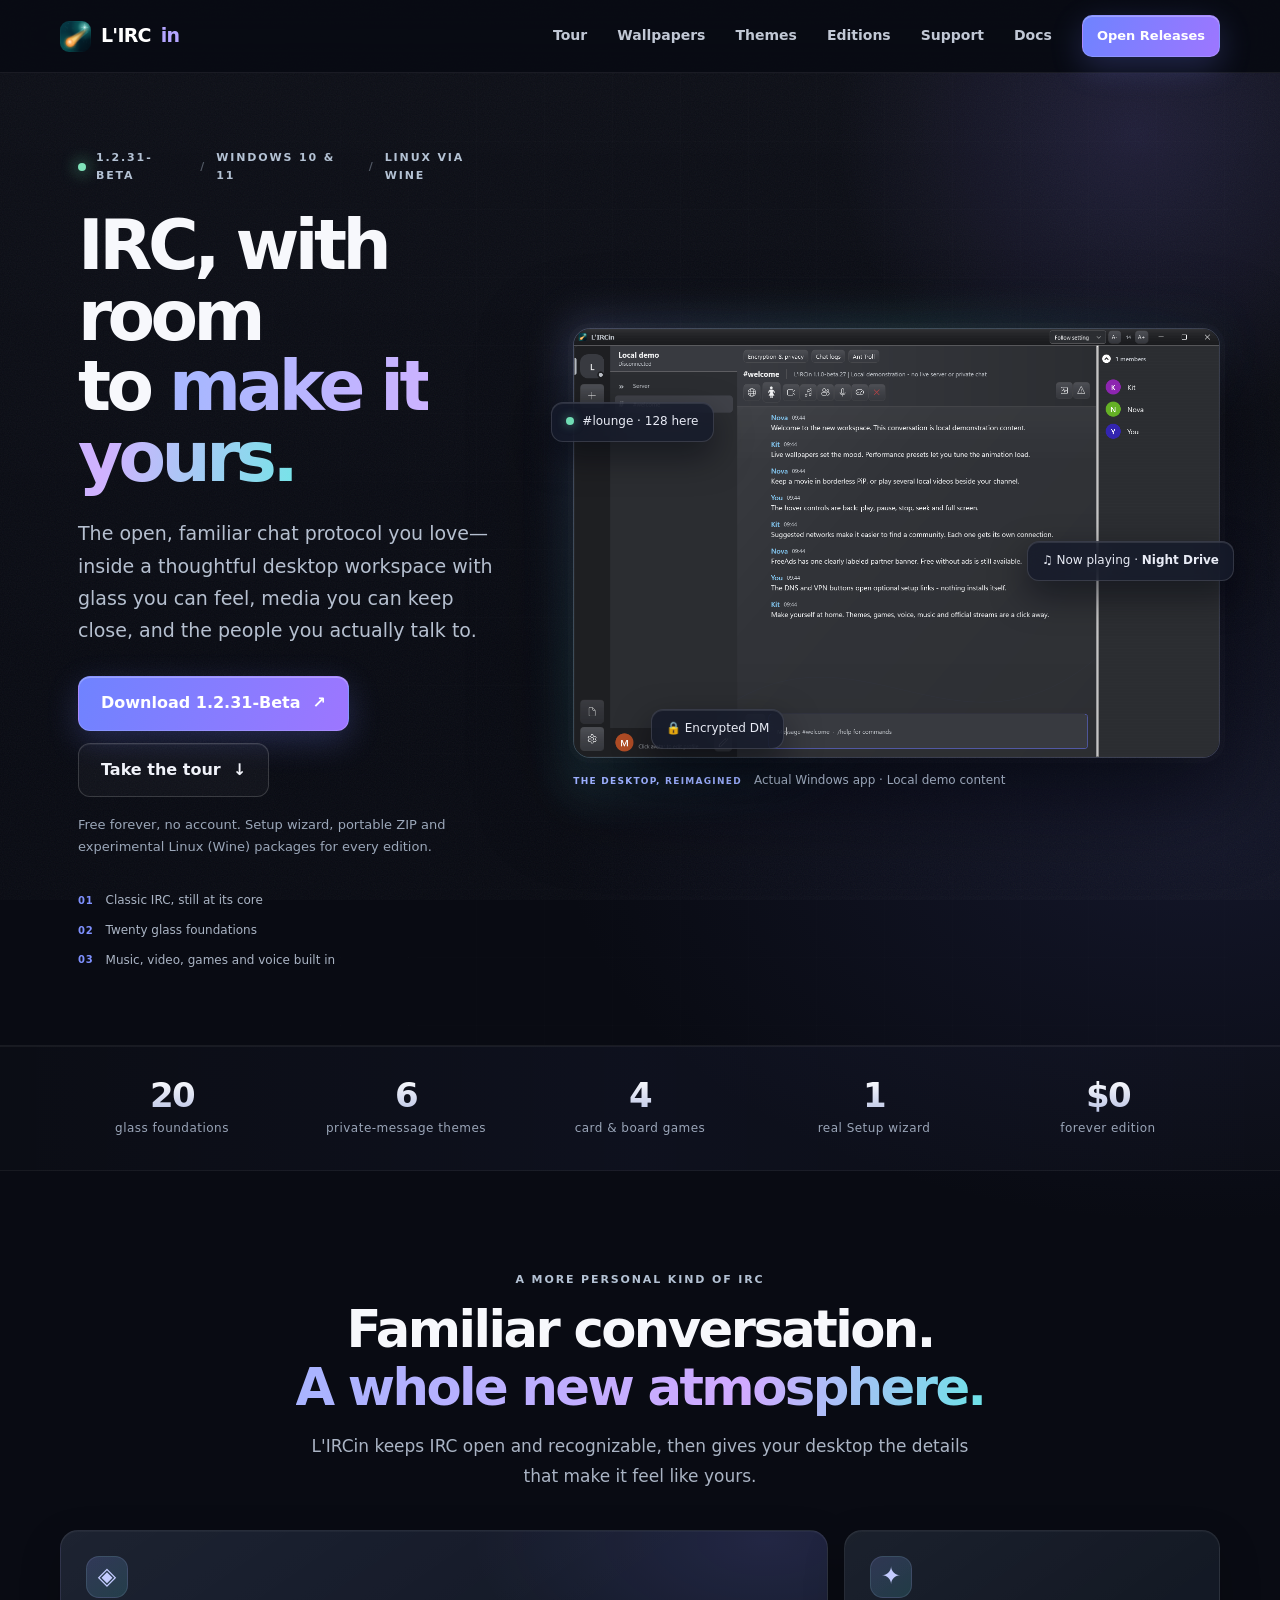
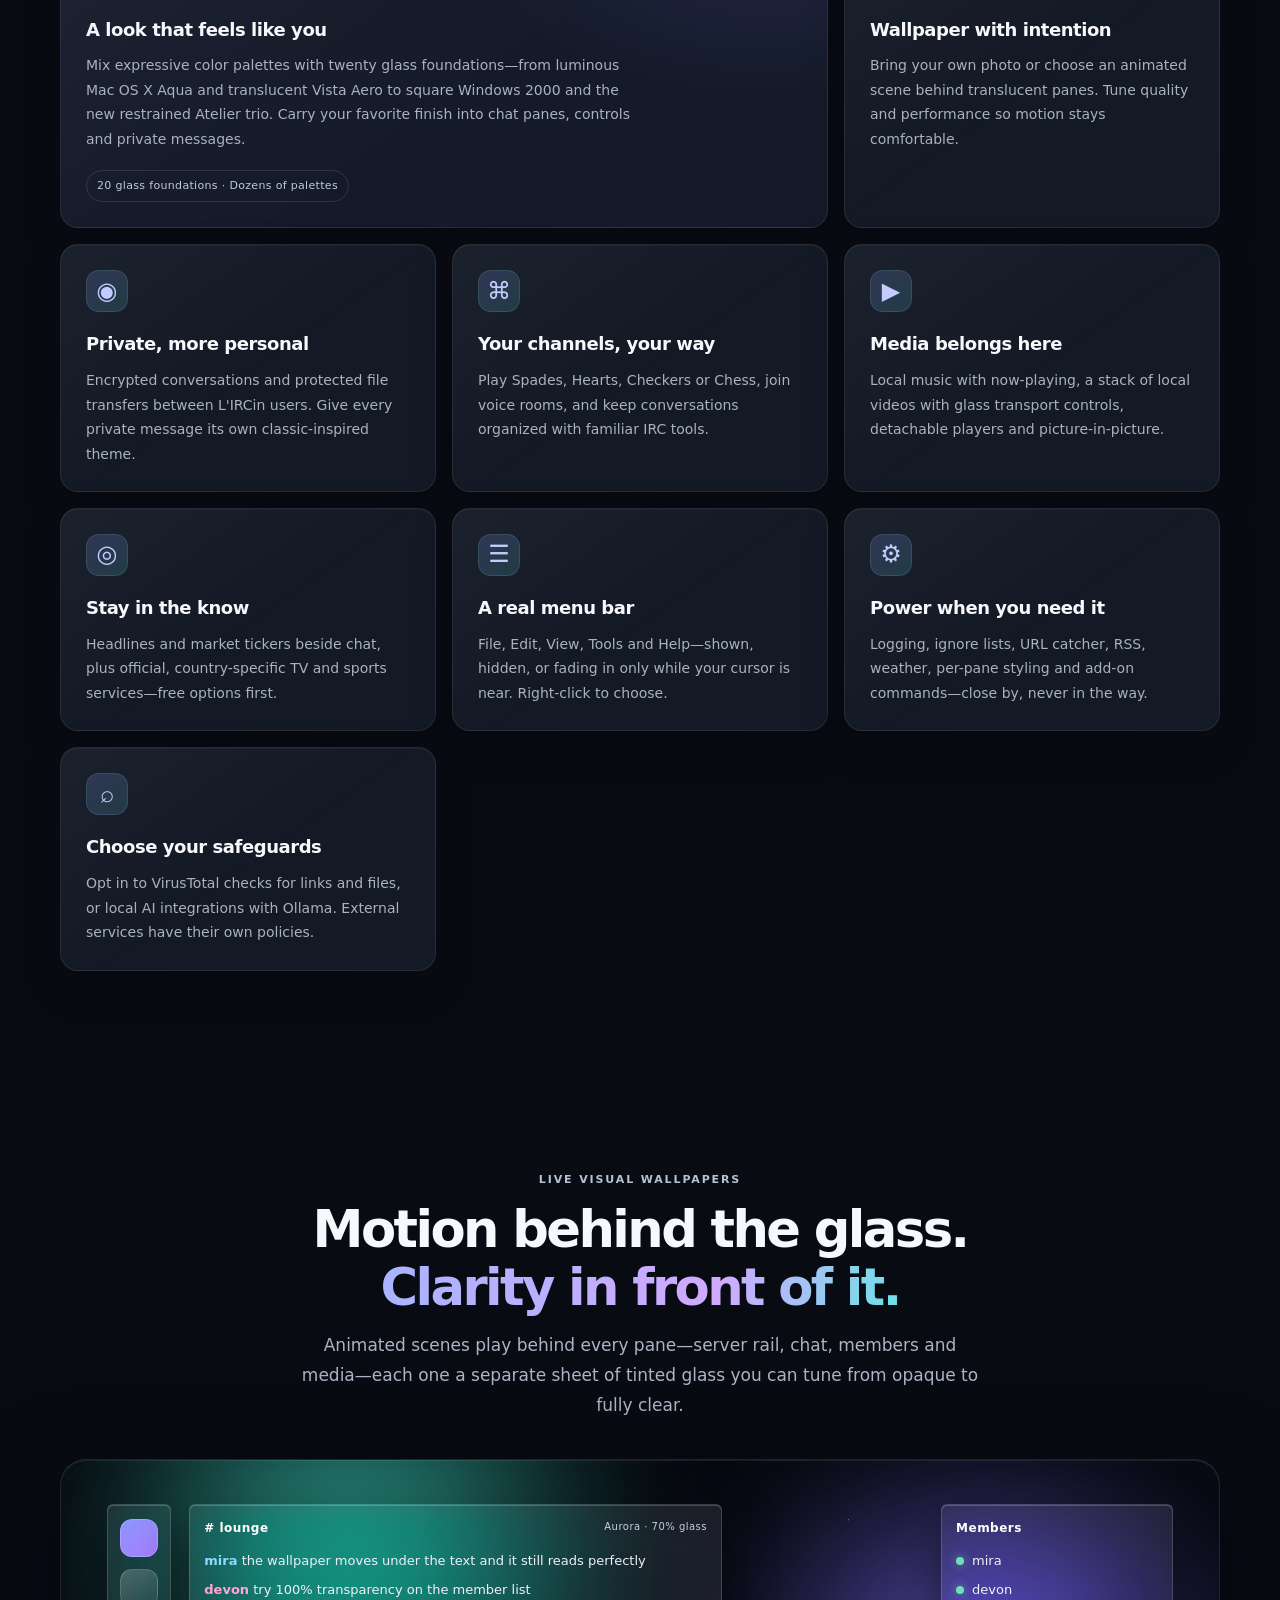
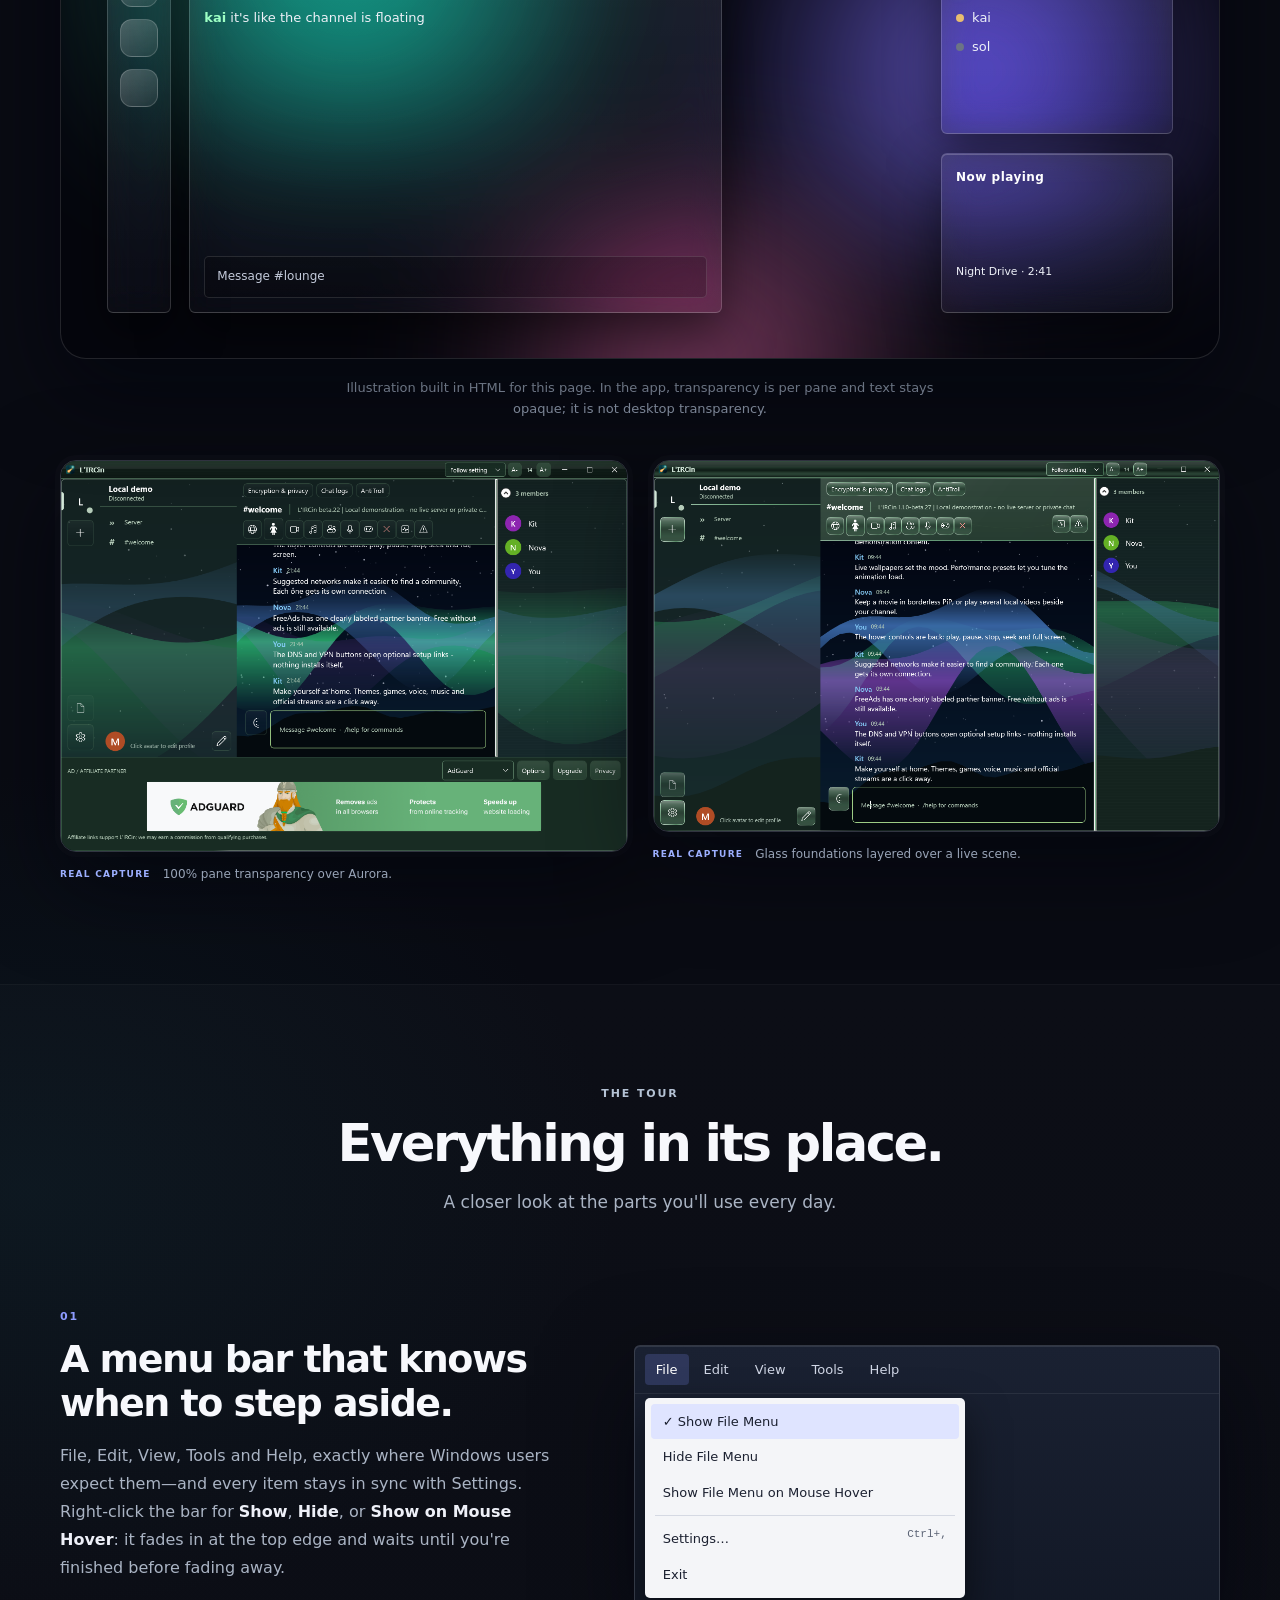
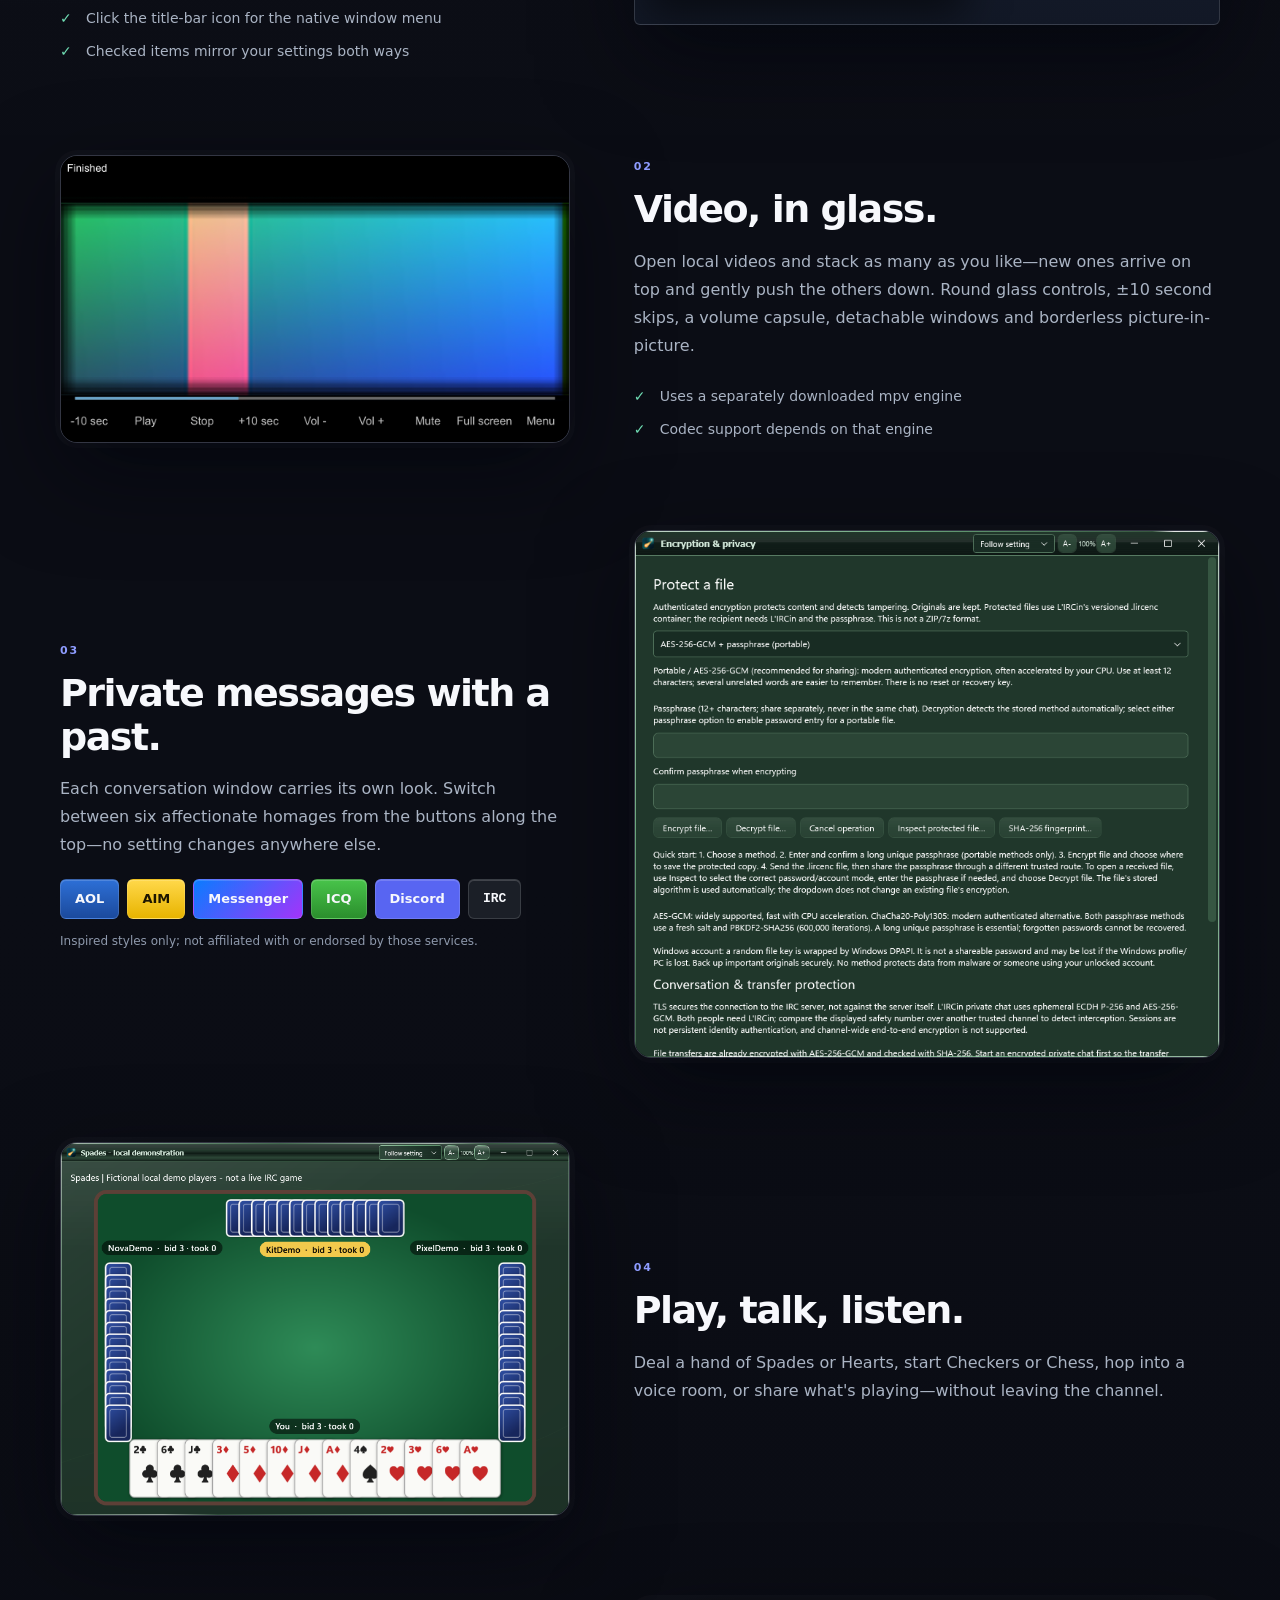
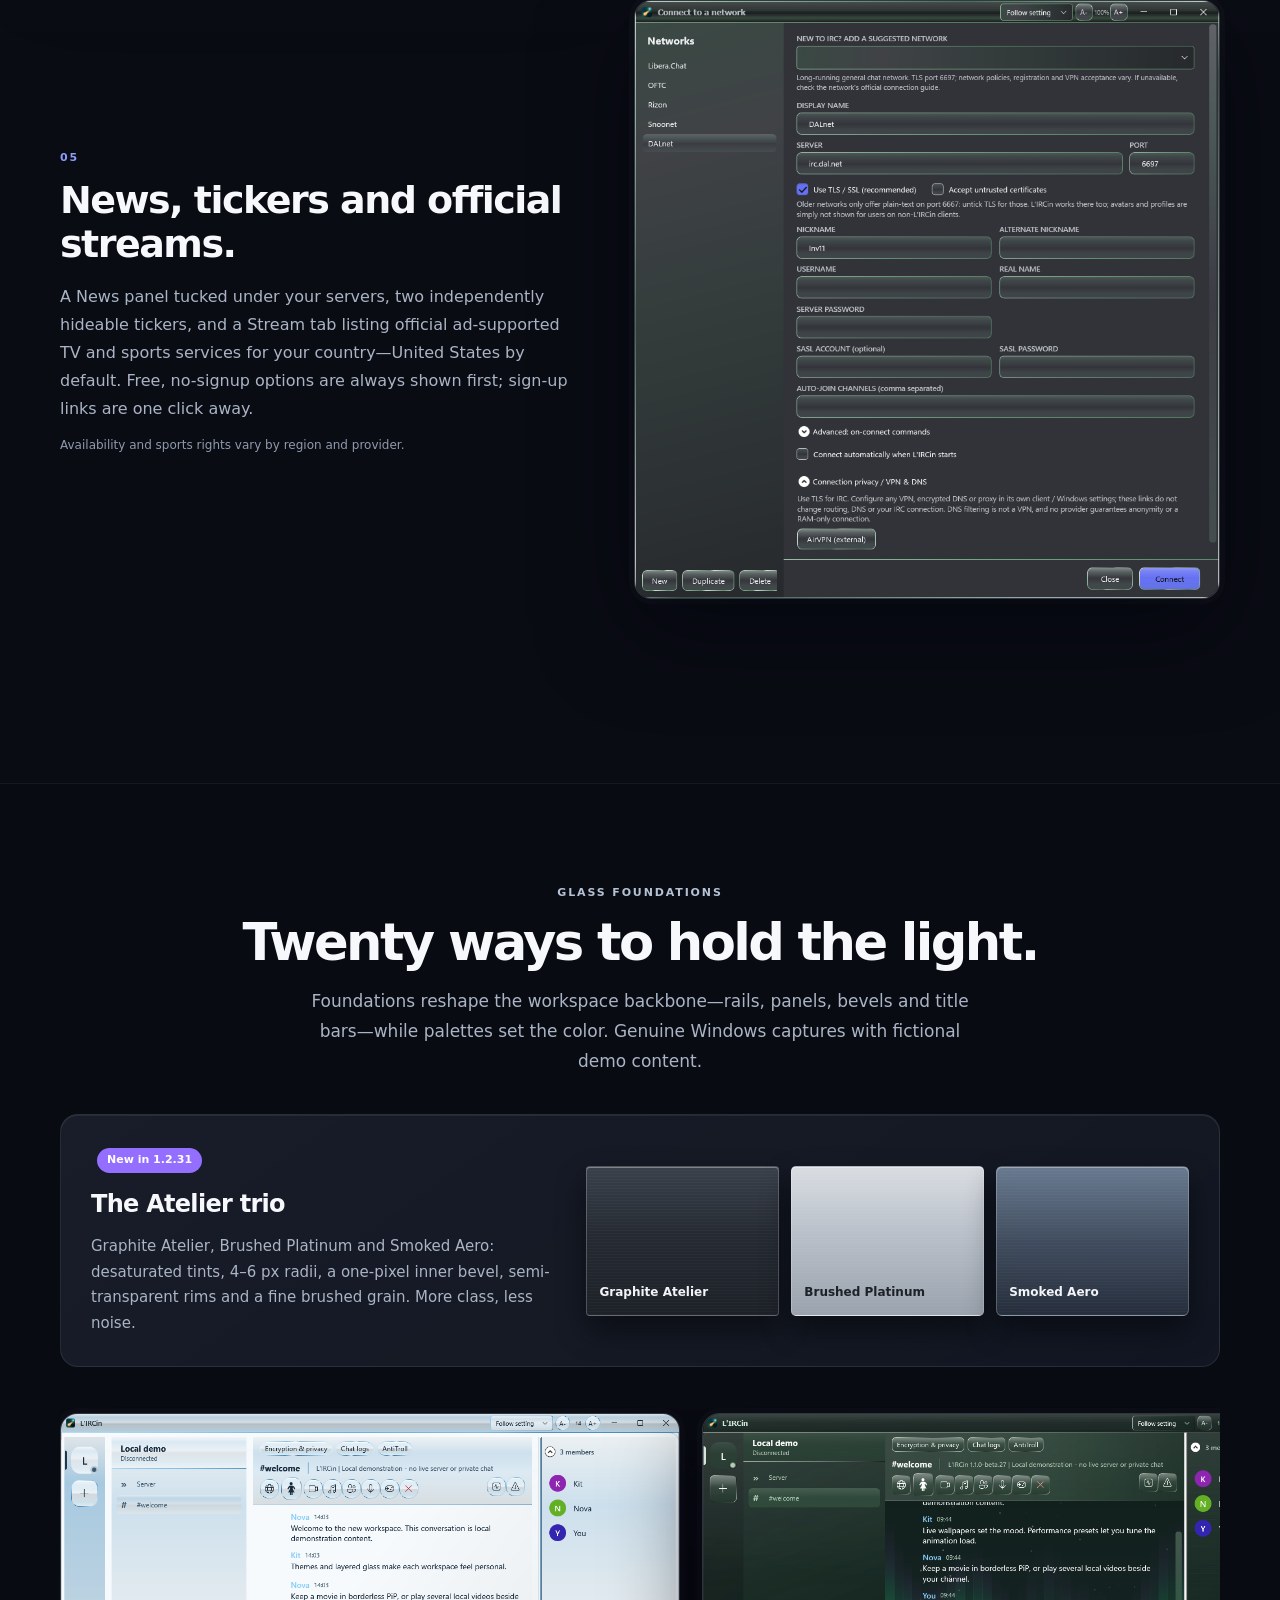
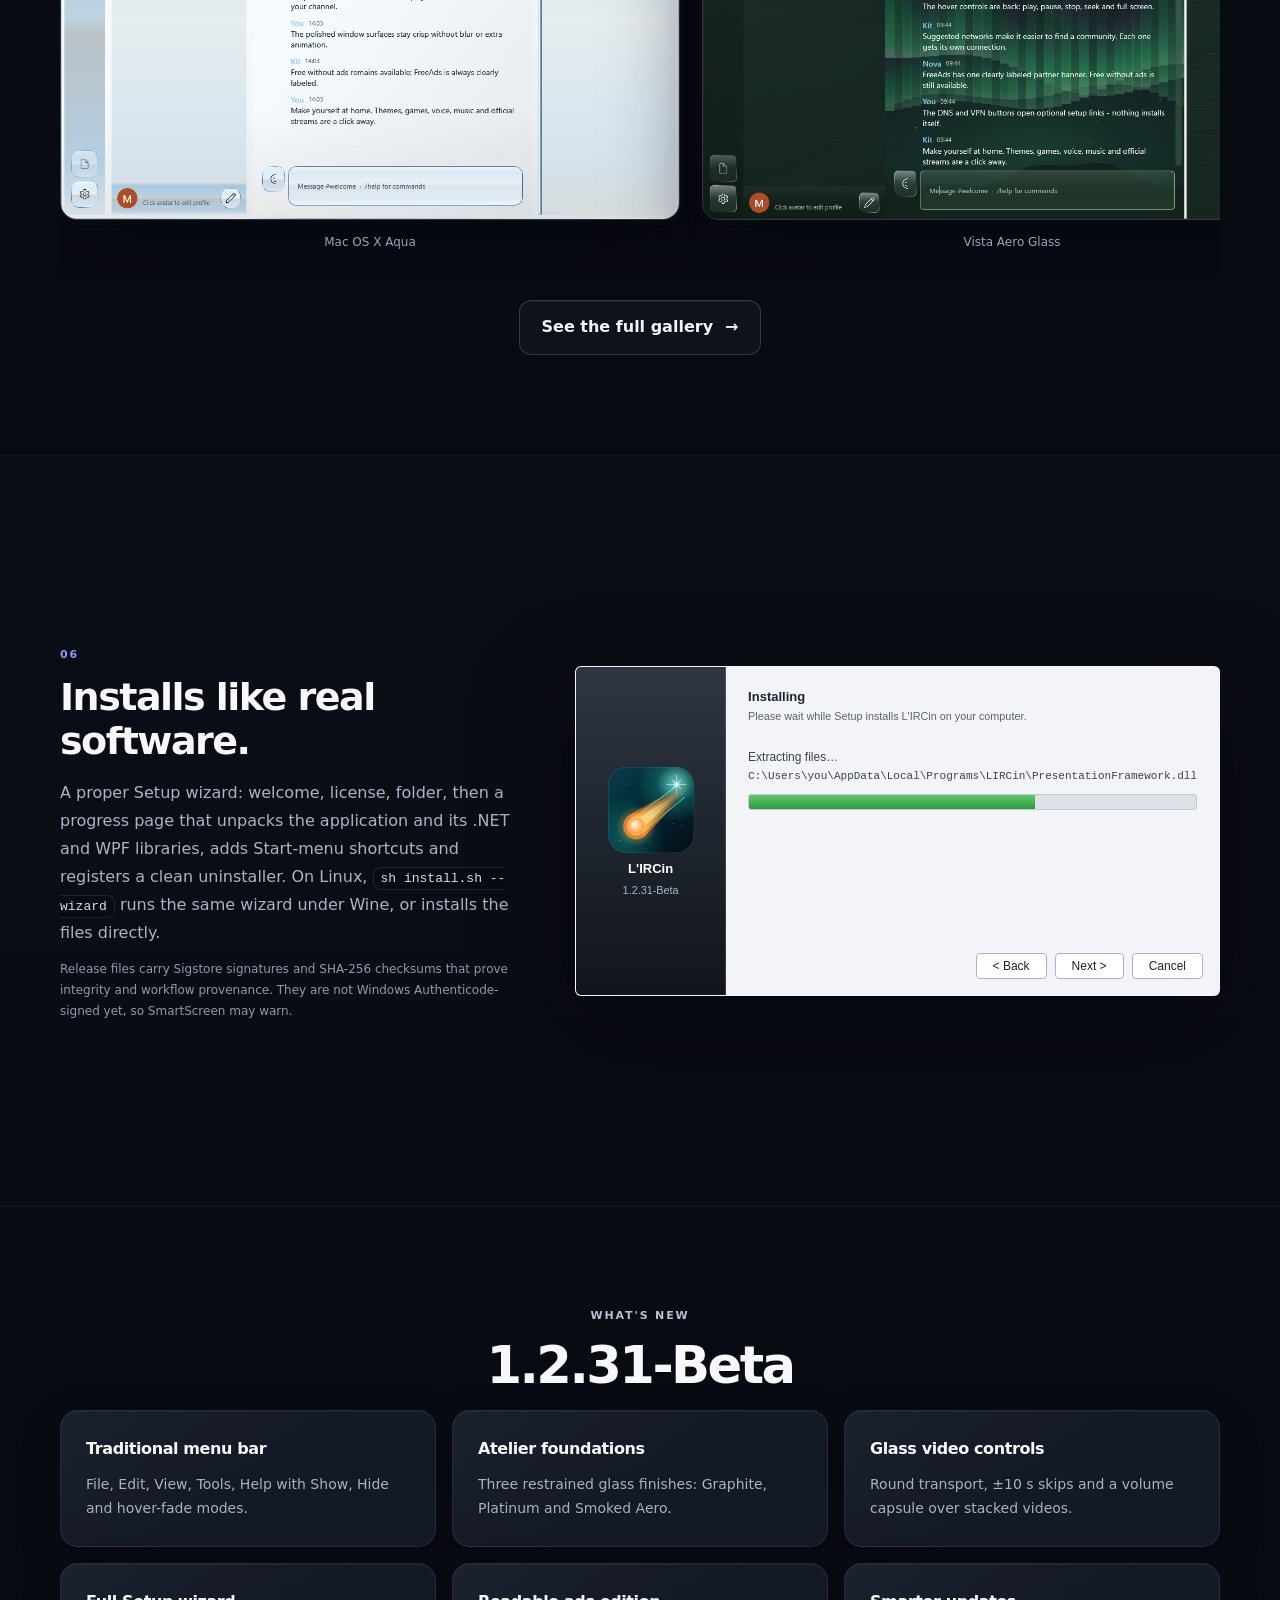
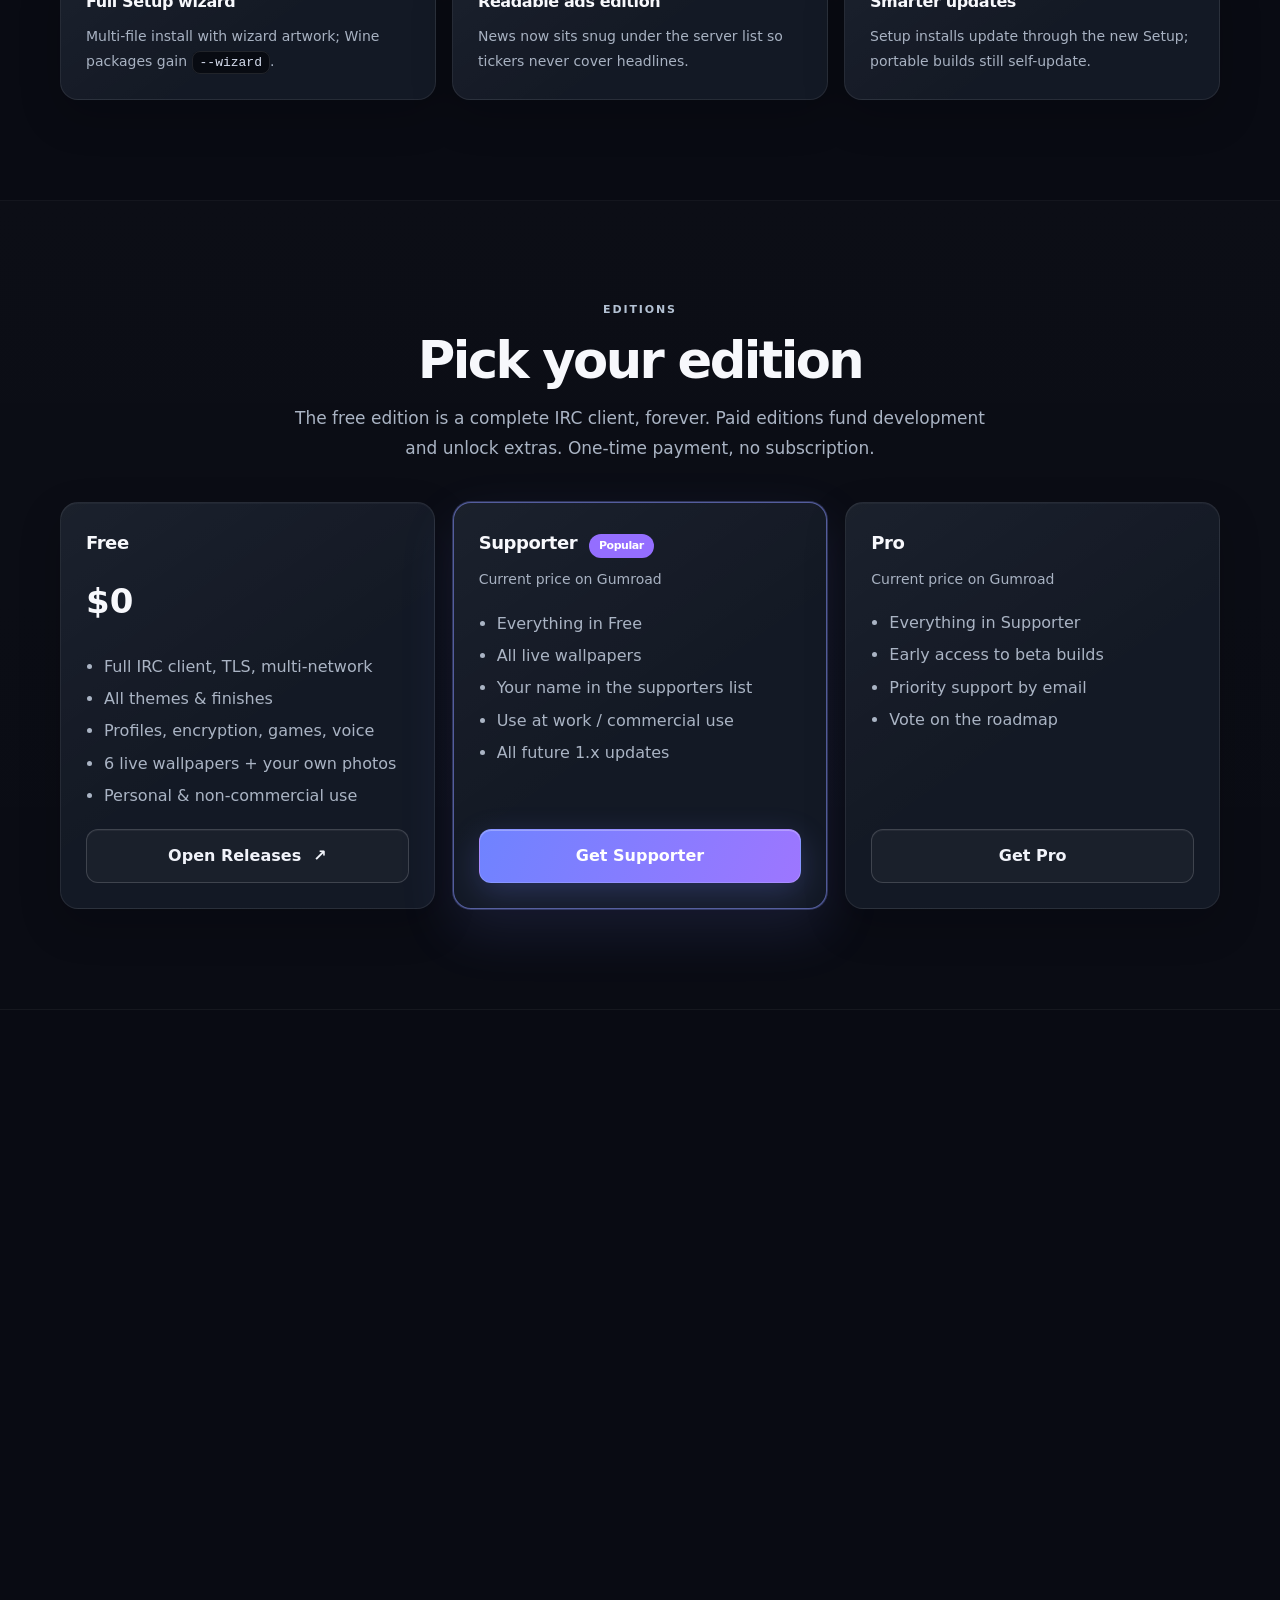
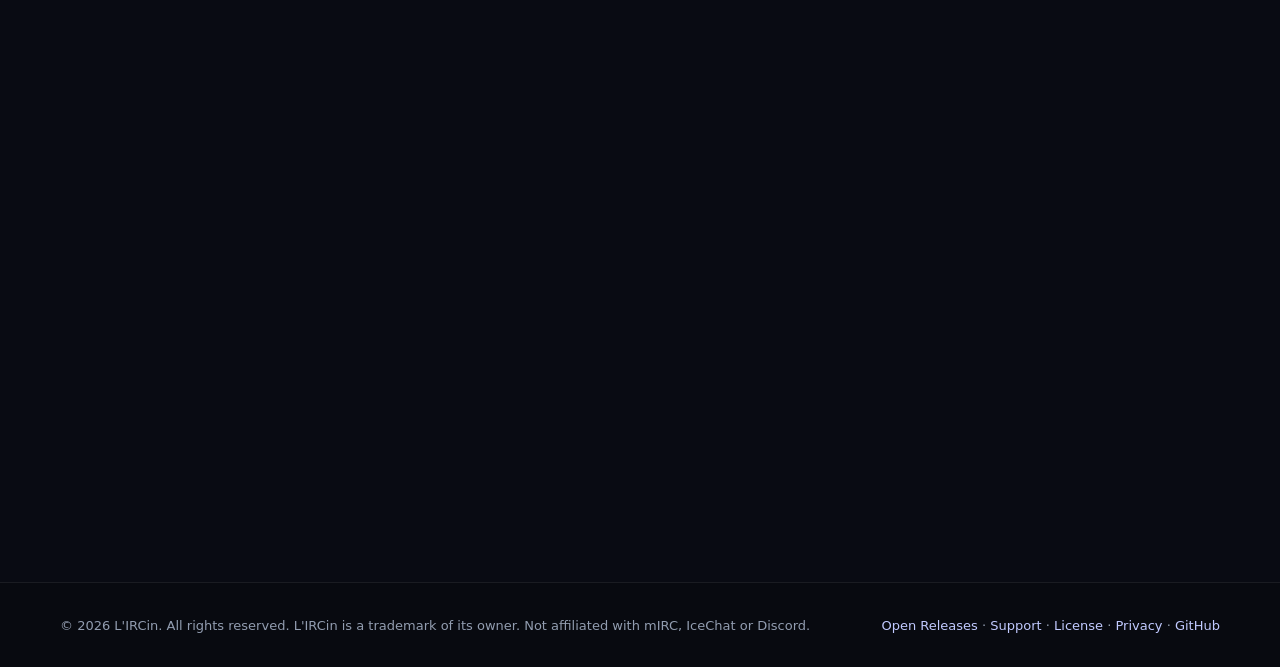
<file: index.html>
<!doctype html><html lang="en"><head><meta charset="utf-8"><meta name="viewport" content="width=device-width,initial-scale=1">
<title>L'IRCin — IRC, with room to make it yours</title>
<meta name="description" content="A polished Windows IRC client with twenty glass foundations, live visual wallpapers, private-message themes, games, voice, local video and a real Setup wizard.">
<meta property="og:title" content="L'IRCin — IRC, with room to make it yours"><meta property="og:image" content="https://lircin.github.io/assets/screenshots/glass-beta27/workspace.png">
<link rel="icon" href="favicon.ico"><link rel="stylesheet" href="assets/style.css"><script src="assets/config.js"></script></head><body>
<header class="hero"><div class="wrap"><div class="hero-copy">
<span class="eyebrow"><span class="status-dot"></span> 1.2.31-Beta <span class="eyebrow-sep">/</span> Windows 10 &amp; 11 <span class="eyebrow-sep">/</span> Linux via Wine</span>
<h1>IRC, with room<br>to <em>make it yours.</em></h1>
<p class="lead">The open, familiar chat protocol you love—inside a thoughtful desktop workspace with glass you can feel, media you can keep close, and the people you actually talk to.</p>
<div class="row hero-actions"><a class="btn" href="https://lircin.github.io/download.html#releases">Download 1.2.31-Beta <span aria-hidden="true">↗</span></a><a class="btn alt" href="#tour">Take the tour <span aria-hidden="true">↓</span></a></div>
<p class="note">Free forever, no account. Setup wizard, portable ZIP and experimental Linux (Wine) packages for every edition.</p>
<div class="hero-proof"><span><b>01</b> Classic IRC, still at its core</span><span><b>02</b> Twenty glass foundations</span><span><b>03</b> Music, video, games and voice built in</span></div></div>
<figure class="showcase hero-shot"><div class="float-chip c1" aria-hidden="true"><i class="dot ok"></i>#lounge · 128 here</div><div class="float-chip c2" aria-hidden="true">♫ Now playing · <b>Night Drive</b></div><div class="float-chip c3" aria-hidden="true">🔒 Encrypted DM</div>
<a href="assets/screenshots/glass-beta27/workspace.png"><img src="assets/screenshots/glass-beta27/workspace.png" alt="Actual L'IRCin window with layered glass and fictional local demonstration chat" width="1100" height="720"></a><figcaption><span>THE DESKTOP, REIMAGINED</span> Actual Windows app · Local demo content</figcaption></figure></div></header>

<div class="stats reveal"><div class="wrap"><div><b>20</b><span>glass foundations</span></div><div><b>6</b><span>private-message themes</span></div><div><b>4</b><span>card &amp; board games</span></div><div><b>1</b><span>real Setup wizard</span></div><div><b>$0</b><span>forever edition</span></div></div></div>

<section id="features"><div class="wrap"><div class="center reveal"><div class="section-kicker">A MORE PERSONAL KIND OF IRC</div><h2>Familiar conversation.<br><span class="gradient-text">A whole new atmosphere.</span></h2>
<p class="sub">L'IRCin keeps IRC open and recognizable, then gives your desktop the details that make it feel like yours.</p></div>
<div class="grid">
<div class="card feature-card feature-card-large reveal"><div class="ic">◈</div><h3>A look that feels like you</h3><p>Mix expressive color palettes with twenty glass foundations—from luminous Mac OS X Aqua and translucent Vista Aero to square Windows 2000 and the new restrained Atelier trio. Carry your favorite finish into chat panes, controls and private messages.</p><span class="feature-tag">20 glass foundations · Dozens of palettes</span></div>
<div class="card feature-card reveal"><div class="ic">✦</div><h3>Wallpaper with intention</h3><p>Bring your own photo or choose an animated scene behind translucent panes. Tune quality and performance so motion stays comfortable.</p></div>
<div class="card feature-card reveal"><div class="ic">◉</div><h3>Private, more personal</h3><p>Encrypted conversations and protected file transfers between L'IRCin users. Give every private message its own classic-inspired theme.</p></div>
<div class="card feature-card reveal"><div class="ic">⌘</div><h3>Your channels, your way</h3><p>Play Spades, Hearts, Checkers or Chess, join voice rooms, and keep conversations organized with familiar IRC tools.</p></div>
<div class="card feature-card reveal"><div class="ic">▶</div><h3>Media belongs here</h3><p>Local music with now-playing, a stack of local videos with glass transport controls, detachable players and picture-in-picture.</p></div>
<div class="card feature-card reveal"><div class="ic">◎</div><h3>Stay in the know</h3><p>Headlines and market tickers beside chat, plus official, country-specific TV and sports services—free options first.</p></div>
<div class="card feature-card reveal"><div class="ic">☰</div><h3>A real menu bar</h3><p>File, Edit, View, Tools and Help—shown, hidden, or fading in only while your cursor is near. Right-click to choose.</p></div>
<div class="card feature-card reveal"><div class="ic">⚙</div><h3>Power when you need it</h3><p>Logging, ignore lists, URL catcher, RSS, weather, per-pane styling and add-on commands—close by, never in the way.</p></div>
<div class="card feature-card reveal"><div class="ic">⌕</div><h3>Choose your safeguards</h3><p>Opt in to VirusTotal checks for links and files, or local AI integrations with Ollama. External services have their own policies.</p></div>
</div></div></section>

<section id="wallpapers" class="wall-section"><div class="wrap"><div class="center reveal"><div class="section-kicker">LIVE VISUAL WALLPAPERS</div><h2>Motion behind the glass.<br><span class="gradient-text">Clarity in front of it.</span></h2>
<p class="sub">Animated scenes play behind every pane—server rail, chat, members and media—each one a separate sheet of tinted glass you can tune from opaque to fully clear.</p></div>
<div class="wall-stage reveal" role="img" aria-label="Illustration: an animated aurora wallpaper seen through four separate translucent L'IRCin panels">
<div class="aurora a1"></div><div class="aurora a2"></div><div class="aurora a3"></div><div class="stars"></div>
<div class="pane p-rail"><span></span><span></span><span></span><span></span></div>
<div class="pane p-chat"><div class="pane-title"># lounge <small>Aurora · 70% glass</small></div><p><b class="n1">mira</b> the wallpaper moves under the text and it still reads perfectly</p><p><b class="n2">devon</b> try 100% transparency on the member list</p><p><b class="n3">kai</b> it's like the channel is floating</p><div class="pane-input">Message #lounge</div></div>
<div class="pane p-members"><div class="pane-title">Members</div><p><i class="dot ok"></i>mira</p><p><i class="dot ok"></i>devon</p><p><i class="dot idle"></i>kai</p><p><i class="dot"></i>sol</p></div>
<div class="pane p-media"><div class="pane-title">Now playing</div><div class="eq"><i></i><i></i><i></i><i></i><i></i><i></i></div><small>Night Drive · 2:41</small></div>
</div>
<p class="note center-note">Illustration built in HTML for this page. In the app, transparency is per pane and text stays opaque; it is not desktop transparency.</p>
<div class="gallery two reveal">
<figure class="showcase"><a href="assets/screenshots/beta23/transparent-wallpaper.png"><img src="assets/screenshots/beta23/transparent-wallpaper.png" alt="Maximum pane transparency showing live aurora wallpaper behind readable chat and member lists" loading="lazy"></a><figcaption><span>REAL CAPTURE</span> 100% pane transparency over Aurora.</figcaption></figure>
<figure class="showcase"><a href="assets/screenshots/glass-beta27/transparent-wallpaper.png"><img src="assets/screenshots/glass-beta27/transparent-wallpaper.png" alt="Glass foundation over a live wallpaper with layered translucent panes" loading="lazy"></a><figcaption><span>REAL CAPTURE</span> Glass foundations layered over a live scene.</figcaption></figure>
</div></div></section>

<section id="tour" class="alt"><div class="wrap">
<div class="center reveal"><div class="section-kicker">THE TOUR</div><h2>Everything in its place.</h2><p class="sub">A closer look at the parts you'll use every day.</p></div>

<div class="story reveal"><div class="story-copy"><span class="story-num">01</span><h3>A menu bar that knows when to step aside.</h3><p>File, Edit, View, Tools and Help, exactly where Windows users expect them—and every item stays in sync with Settings. Right-click the bar for <b>Show</b>, <b>Hide</b>, or <b>Show on Mouse Hover</b>: it fades in at the top edge and waits until you're finished before fading away.</p><ul class="ticks"><li>Click the title-bar icon for the native window menu</li><li>Checked items mirror your settings both ways</li></ul></div>
<div class="story-art"><div class="menu-mock"><div class="mm-bar"><span class="on">File</span><span>Edit</span><span>View</span><span>Tools</span><span>Help</span></div><div class="mm-drop"><span>✓ Show File Menu</span><span>Hide File Menu</span><span>Show File Menu on Mouse Hover</span><hr><span>Settings… <kbd>Ctrl+,</kbd></span><span>Exit</span></div></div></div></div>

<div class="story flip reveal"><div class="story-copy"><span class="story-num">02</span><h3>Video, in glass.</h3><p>Open local videos and stack as many as you like—new ones arrive on top and gently push the others down. Round glass controls, ±10 second skips, a volume capsule, detachable windows and borderless picture-in-picture.</p><ul class="ticks"><li>Uses a separately downloaded mpv engine</li><li>Codec support depends on that engine</li></ul></div>
<figure class="story-art showcase"><a href="assets/screenshots/video-pip.png"><img src="assets/screenshots/video-pip.png" alt="Actual borderless video player with fading playback controls over an original test clip" loading="lazy"></a></figure></div>

<div class="story reveal"><div class="story-copy"><span class="story-num">03</span><h3>Private messages with a past.</h3><p>Each conversation window carries its own look. Switch between six affectionate homages from the buttons along the top—no setting changes anywhere else.</p><div class="pm-chips"><span class="pm aol">AOL</span><span class="pm aim">AIM</span><span class="pm fbm">Messenger</span><span class="pm icq">ICQ</span><span class="pm dsc">Discord</span><span class="pm irc">IRC</span></div><p class="fine">Inspired styles only; not affiliated with or endorsed by those services.</p></div>
<figure class="story-art showcase"><a href="assets/screenshots/beta23/file-protection.png"><img src="assets/screenshots/beta23/file-protection.png" alt="Actual file encryption and conversation transfer protection settings" loading="lazy"></a></figure></div>

<div class="story flip reveal"><div class="story-copy"><span class="story-num">04</span><h3>Play, talk, listen.</h3><p>Deal a hand of Spades or Hearts, start Checkers or Chess, hop into a voice room, or share what's playing—without leaving the channel.</p></div>
<figure class="story-art showcase"><a href="assets/screenshots/glass-beta27/spades-demo.png"><img src="assets/screenshots/glass-beta27/spades-demo.png" alt="Actual Spades table with clearly labeled fictional local demo players" loading="lazy"></a></figure></div>

<div class="story reveal"><div class="story-copy"><span class="story-num">05</span><h3>News, tickers and official streams.</h3><p>A News panel tucked under your servers, two independently hideable tickers, and a Stream tab listing official ad-supported TV and sports services for your country—United States by default. Free, no-signup options are always shown first; sign-up links are one click away.</p><p class="fine">Availability and sports rights vary by region and provider.</p></div>
<figure class="story-art showcase"><a href="assets/screenshots/glass-beta27/connections.png"><img src="assets/screenshots/glass-beta27/connections.png" alt="Actual connection dialog with suggested IRC networks" loading="lazy"></a></figure></div>
</div></section>

<section id="themes"><div class="wrap"><div class="center reveal"><div class="section-kicker">GLASS FOUNDATIONS</div><h2>Twenty ways to hold the light.</h2><p class="sub">Foundations reshape the workspace backbone—rails, panels, bevels and title bars—while palettes set the color. Genuine Windows captures with fictional demo content.</p></div>
<div class="atelier reveal"><div class="atelier-copy"><span class="pill">New in 1.2.31</span><h3>The Atelier trio</h3><p>Graphite Atelier, Brushed Platinum and Smoked Aero: desaturated tints, 4–6&nbsp;px radii, a one-pixel inner bevel, semi-transparent rims and a fine brushed grain. More class, less noise.</p></div>
<div class="swatches" aria-label="Illustrative swatches of the three Atelier foundations"><div class="sw graphite"><b>Graphite Atelier</b></div><div class="sw platinum"><b>Brushed Platinum</b></div><div class="sw smoked"><b>Smoked Aero</b></div></div></div>
<div class="carousel reveal" tabindex="0" aria-label="Glass foundation screenshots, scroll horizontally">
<figure class="showcase"><img src="assets/screenshots/glass-beta30/glass-foundation-17.png" alt="Mac OS X Aqua foundation with inset luminous panes" loading="lazy"><figcaption>Mac OS X Aqua</figcaption></figure>
<figure class="showcase"><img src="assets/screenshots/glass-beta27/glass-foundation-15.png" alt="Vista Aero Glass with tinted translucent surfaces" loading="lazy"><figcaption>Vista Aero Glass</figcaption></figure>
<figure class="showcase"><img src="assets/screenshots/glass-beta27/glass-foundation-9.png" alt="Deep Ocean Facet with layered cyan reflections" loading="lazy"><figcaption>Deep Ocean Facet</figcaption></figure>
<figure class="showcase"><img src="assets/screenshots/glass-beta27/glass-foundation-14.png" alt="Champagne Opal with warm satin highlights" loading="lazy"><figcaption>Champagne Opal</figcaption></figure>
<figure class="showcase"><img src="assets/screenshots/glass-beta27/glass-foundation-12.png" alt="Grape Prism with violet reflections" loading="lazy"><figcaption>Grape Prism</figcaption></figure>
<figure class="showcase"><img src="assets/screenshots/glass-beta27/glass-foundation-16.png" alt="Windows 2000 Professional with square beveled controls" loading="lazy"><figcaption>Windows 2000 Professional</figcaption></figure>
<figure class="showcase"><img src="assets/screenshots/glass-beta27/glass-foundation-1.png" alt="Forest Glass with Moss Atelier colors" loading="lazy"><figcaption>Forest Glass</figcaption></figure>
</div>
<div class="center"><a class="btn alt" href="themes.html">See the full gallery <span aria-hidden="true">→</span></a></div></div></section>

<section id="install" class="alt"><div class="wrap"><div class="story reveal"><div class="story-copy"><span class="story-num">06</span><h3>Installs like real software.</h3><p>A proper Setup wizard: welcome, license, folder, then a progress page that unpacks the application and its .NET and WPF libraries, adds Start-menu shortcuts and registers a clean uninstaller. On Linux, <code>sh install.sh --wizard</code> runs the same wizard under Wine, or installs the files directly.</p><p class="fine">Release files carry Sigstore signatures and SHA-256 checksums that prove integrity and workflow provenance. They are not Windows Authenticode-signed yet, so SmartScreen may warn.</p></div>
<div class="story-art"><div class="wizard"><div class="wz-side"><img src="assets/icon.png" alt=""><b>L'IRCin</b><small>1.2.31-Beta</small></div><div class="wz-main"><b>Installing</b><small>Please wait while Setup installs L'IRCin on your computer.</small><div class="wz-file">Extracting files…<br><code>C:\Users\you\AppData\Local\Programs\LIRCin\PresentationFramework.dll</code></div><div class="wz-bar"><i></i></div><div class="wz-btns"><span>&lt; Back</span><span>Next &gt;</span><span>Cancel</span></div></div></div></div></div></div></section>

<section id="new"><div class="wrap"><div class="center reveal"><div class="section-kicker">WHAT'S NEW</div><h2>1.2.31-Beta</h2></div>
<div class="grid news reveal">
<div class="card"><h3>Traditional menu bar</h3><p>File, Edit, View, Tools, Help with Show, Hide and hover-fade modes.</p></div>
<div class="card"><h3>Atelier foundations</h3><p>Three restrained glass finishes: Graphite, Platinum and Smoked Aero.</p></div>
<div class="card"><h3>Glass video controls</h3><p>Round transport, ±10 s skips and a volume capsule over stacked videos.</p></div>
<div class="card"><h3>Full Setup wizard</h3><p>Multi-file install with wizard artwork; Wine packages gain <code>--wizard</code>.</p></div>
<div class="card"><h3>Readable ads edition</h3><p>News now sits snug under the server list so tickers never cover headlines.</p></div>
<div class="card"><h3>Smarter updates</h3><p>Setup installs update through the new Setup; portable builds still self-update.</p></div>
</div></div></section>

<section id="editions" class="alt"><div class="wrap"><div class="center reveal"><div class="section-kicker">EDITIONS</div><h2>Pick your edition</h2>
<p class="sub">The free edition is a complete IRC client, forever. Paid editions fund development and unlock extras. One-time payment, no subscription.</p></div>
<div class="tiers reveal">
<div class="card tier"><h3>Free</h3><div class="price">$0</div><ul><li>Full IRC client, TLS, multi-network</li><li>All themes &amp; finishes</li><li>Profiles, encryption, games, voice</li><li>6 live wallpapers + your own photos</li><li>Personal &amp; non-commercial use</li></ul><a class="btn alt" href="https://lircin.github.io/download.html#releases">Open Releases <span aria-hidden="true">↗</span></a></div>
<div class="card tier hot"><h3>Supporter <span class="pill">Popular</span></h3><p>Current price on Gumroad</p><ul><li>Everything in Free</li><li>All live wallpapers</li><li>Your name in the supporters list</li><li>Use at work / commercial use</li><li>All future 1.x updates</li></ul><a class="btn" data-link="supporter" href="https://quasarlabs3.gumroad.com/l/wbwyl">Get Supporter</a></div>
<div class="card tier"><h3>Pro</h3><p>Current price on Gumroad</p><ul><li>Everything in Supporter</li><li>Early access to beta builds</li><li>Priority support by email</li><li>Vote on the roadmap</li></ul><a class="btn alt" data-link="pro" href="https://quasarlabs3.gumroad.com/l/rgxxc">Get Pro</a></div></div></div></section>

<section id="faq"><div class="wrap narrow"><div class="center reveal"><div class="section-kicker">QUESTIONS</div><h2>Good to know</h2></div>
<div class="faq reveal">
<details><summary>Is it still regular IRC?</summary><p>Yes. L'IRCin speaks standard IRC to any network. Extras such as encrypted DMs, games and voice work when both people use L'IRCin.</p></details>
<details><summary>Why does Windows SmartScreen warn me?</summary><p>Builds are not yet Authenticode-signed by a commercial certificate. Every release file has a Sigstore signature and SHA-256 checksum you can verify.</p></details>
<details><summary>Does it run on Linux?</summary><p>Experimental Wine packages run the Windows app. They are not native Linux builds.</p></details>
<details><summary>What is FreeAds?</summary><p>A separate, clearly labeled edition with a sponsor banner and tickers. The regular Free edition never shows ads.</p></details>
<details><summary>Are the TV and sports streams hosted by L'IRCin?</summary><p>No. The Stream tab links to official, authorized providers. Availability depends on your region and each provider.</p></details>
</div></div></section>

<section class="closing-cta"><div class="wrap"><div class="closing-panel reveal"><div class="section-kicker">YOUR NEXT CHAT STARTS HERE</div><h2>Make IRC feel like <span class="gradient-text">your space.</span></h2><p class="sub">Choose a release, pick your edition, and bring your people together—your way.</p><a class="btn" href="https://lircin.github.io/download.html#releases">Download 1.2.31-Beta <span aria-hidden="true">↗</span></a><p class="note">Free without ads is always an option. FreeAds is separate and clearly labeled.</p></div></div></section>
<script src="assets/site.js"></script></body></html>
</file>
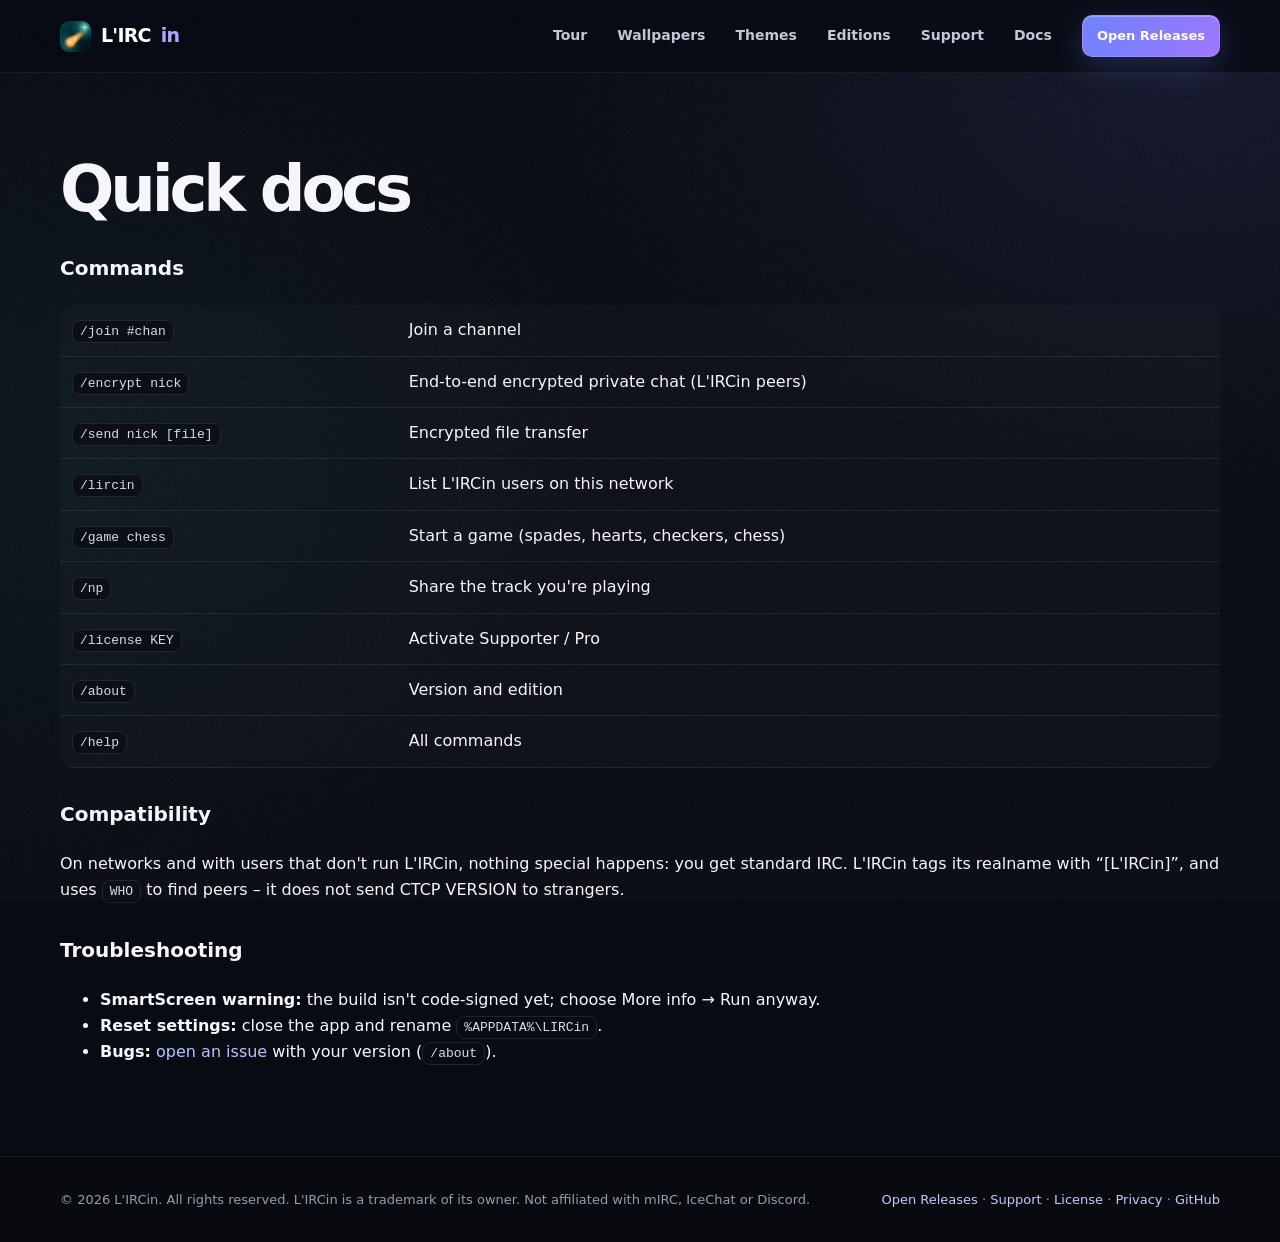
<file: docs.html>
<!doctype html><html lang="en"><head><meta charset="utf-8"><meta name="viewport" content="width=device-width,initial-scale=1">
<title>L'IRCin Docs</title><link rel="icon" href="favicon.ico"><link rel="stylesheet" href="assets/style.css"><script src="assets/config.js"></script></head><body>
<div class="page"><div class="wrap"><h1>Quick docs</h1>
<h3>Commands</h3><table>
<tr><td><code>/join #chan</code></td><td>Join a channel</td></tr><tr><td><code>/encrypt nick</code></td><td>End-to-end encrypted private chat (L'IRCin peers)</td></tr>
<tr><td><code>/send nick [file]</code></td><td>Encrypted file transfer</td></tr><tr><td><code>/lircin</code></td><td>List L'IRCin users on this network</td></tr>
<tr><td><code>/game chess</code></td><td>Start a game (spades, hearts, checkers, chess)</td></tr><tr><td><code>/np</code></td><td>Share the track you're playing</td></tr>
<tr><td><code>/license KEY</code></td><td>Activate Supporter / Pro</td></tr><tr><td><code>/about</code></td><td>Version and edition</td></tr><tr><td><code>/help</code></td><td>All commands</td></tr></table>
<h3>Compatibility</h3><p>On networks and with users that don't run L'IRCin, nothing special happens: you get standard IRC. L'IRCin tags its realname with “[L'IRCin]”, and uses <code>WHO</code> to find peers – it does not send CTCP VERSION to strangers.</p>
<h3>Troubleshooting</h3><ul><li><strong>SmartScreen warning:</strong> the build isn't code-signed yet; choose More info → Run anyway.</li><li><strong>Reset settings:</strong> close the app and rename <code>%APPDATA%\LIRCin</code>.</li><li><strong>Bugs:</strong> <a href="https://github.com/lircin/LIRCin/issues">open an issue</a> with your version (<code>/about</code>).</li></ul>
</div></div><script src="assets/site.js"></script></body></html>
</file>
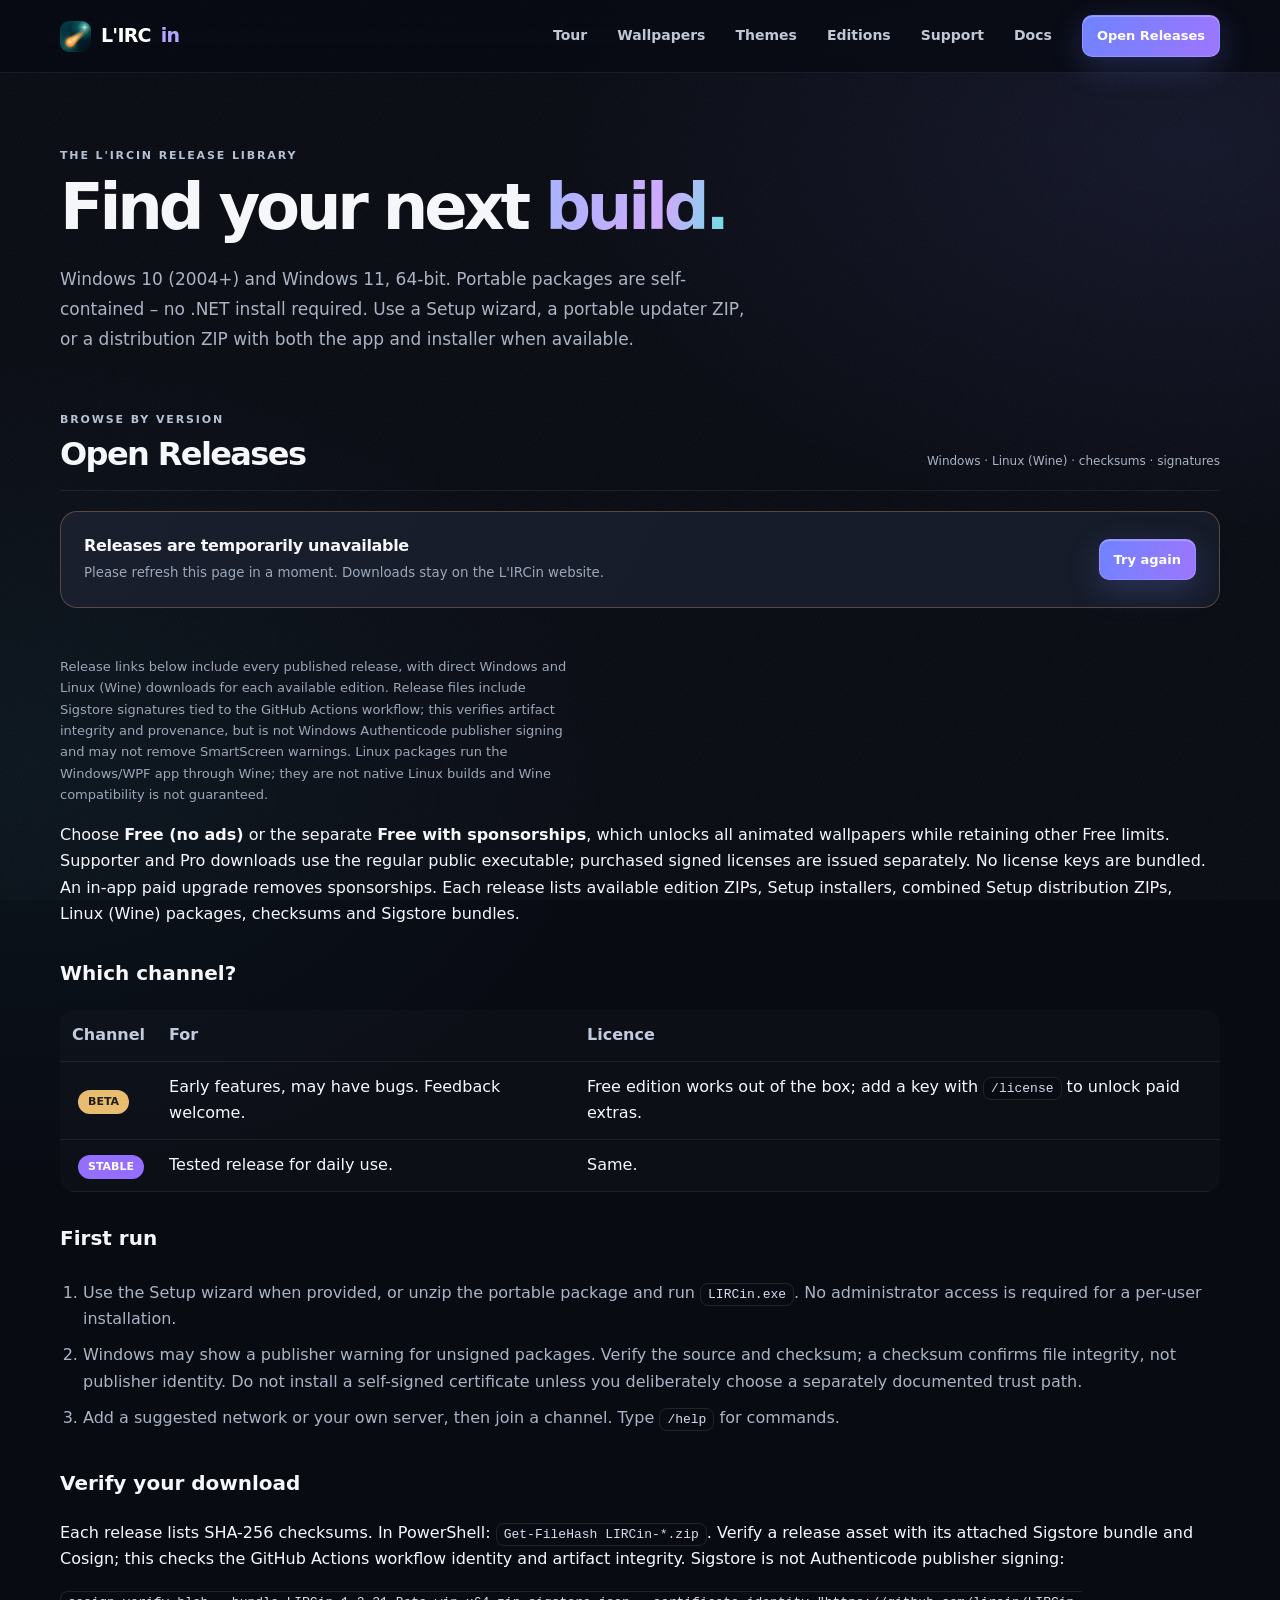
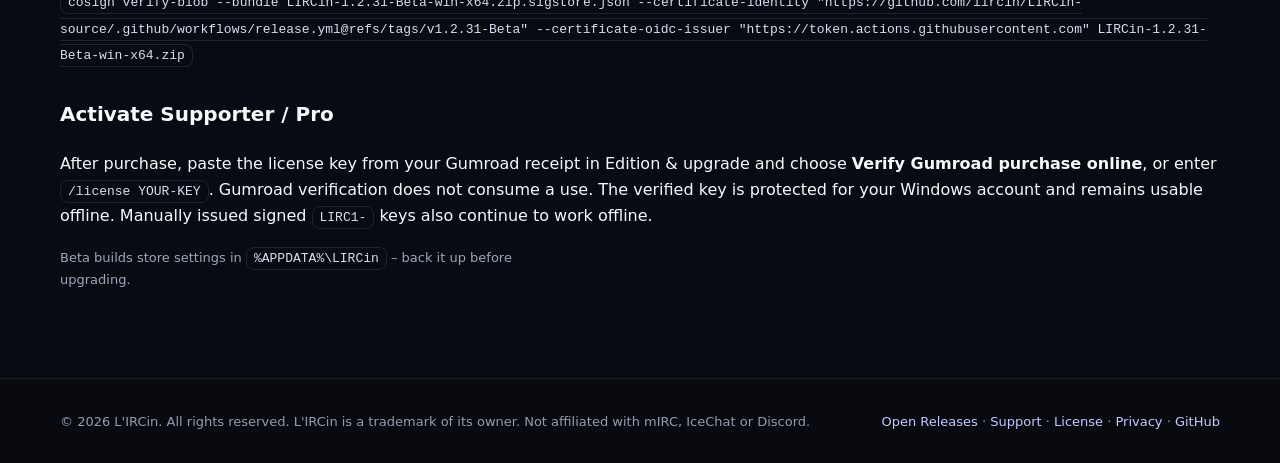
<file: download.html>
<!doctype html><html lang="en"><head><meta charset="utf-8"><meta name="viewport" content="width=device-width,initial-scale=1">
<title>Download L'IRCin</title><link rel="icon" href="favicon.ico"><link rel="stylesheet" href="assets/style.css"><script src="assets/config.js"></script></head><body>
<div class="page"><div class="wrap"><div class="section-kicker">THE L'IRCIN RELEASE LIBRARY</div><h1>Find your next <span class="gradient-text">build.</span></h1>
<p class="sub">Windows 10 (2004+) and Windows 11, 64-bit. Portable packages are self-contained – no .NET install required. Use a Setup wizard, a portable updater ZIP, or a distribution ZIP with both the app and installer when available.</p>
<section class="release-section" id="releases" aria-labelledby="release-heading"><div class="release-heading"><div><div class="section-kicker">BROWSE BY VERSION</div><h2 id="release-heading">Open Releases</h2></div><span class="release-source">Windows · Linux (Wine) · checksums · signatures</span></div><div id="release-list" aria-live="polite"><div class="rel">Loading releases…</div></div></section>
<p class="note">Release links below include every published release, with direct Windows and Linux (Wine) downloads for each available edition. Release files include Sigstore signatures tied to the GitHub Actions workflow; this verifies artifact integrity and provenance, but is not Windows Authenticode publisher signing and may not remove SmartScreen warnings. Linux packages run the Windows/WPF app through Wine; they are not native Linux builds and Wine compatibility is not guaranteed.</p>
<p>Choose <strong>Free (no ads)</strong> or the separate <strong>Free with sponsorships</strong>, which unlocks all animated wallpapers while retaining other Free limits. Supporter and Pro downloads use the regular public executable; purchased signed licenses are issued separately. No license keys are bundled. An in-app paid upgrade removes sponsorships. Each release lists available edition ZIPs, Setup installers, combined Setup distribution ZIPs, Linux (Wine) packages, checksums and Sigstore bundles.</p>
<h3>Which channel?</h3>
<table><tr><th>Channel</th><th>For</th><th>Licence</th></tr>
<tr><td><span class="pill beta">BETA</span></td><td>Early features, may have bugs. Feedback welcome.</td><td>Free edition works out of the box; add a key with <code>/license</code> to unlock paid extras.</td></tr>
<tr><td><span class="pill">STABLE</span></td><td>Tested release for daily use.</td><td>Same.</td></tr></table>
<h3>First run</h3>
<ol><li>Use the Setup wizard when provided, or unzip the portable package and run <code>LIRCin.exe</code>. No administrator access is required for a per-user installation.</li><li>Windows may show a publisher warning for unsigned packages. Verify the source and checksum; a checksum confirms file integrity, not publisher identity. Do not install a self-signed certificate unless you deliberately choose a separately documented trust path.</li><li>Add a suggested network or your own server, then join a channel. Type <code>/help</code> for commands.</li></ol>
<h3>Verify your download</h3><p>Each release lists SHA-256 checksums. In PowerShell: <code>Get-FileHash LIRCin-*.zip</code>. Verify a release asset with its attached Sigstore bundle and Cosign; this checks the GitHub Actions workflow identity and artifact integrity. Sigstore is not Authenticode publisher signing:</p>
<p><code>cosign verify-blob --bundle LIRCin-1.2.31-Beta-win-x64.zip.sigstore.json --certificate-identity "https://github.com/lircin/LIRCin-source/.github/workflows/release.yml@refs/tags/v1.2.31-Beta" --certificate-oidc-issuer "https://token.actions.githubusercontent.com" LIRCin-1.2.31-Beta-win-x64.zip</code></p>
<h3>Activate Supporter / Pro</h3><p>After purchase, paste the license key from your Gumroad receipt in Edition &amp; upgrade and choose <strong>Verify Gumroad purchase online</strong>, or enter <code>/license YOUR-KEY</code>. Gumroad verification does not consume a use. The verified key is protected for your Windows account and remains usable offline. Manually issued signed <code>LIRC1-</code> keys also continue to work offline.</p>
<p class="note">Beta builds store settings in <code>%APPDATA%\LIRCin</code> – back it up before upgrading.</p>
</div></div><script src="assets/site.js"></script></body></html>
</file>
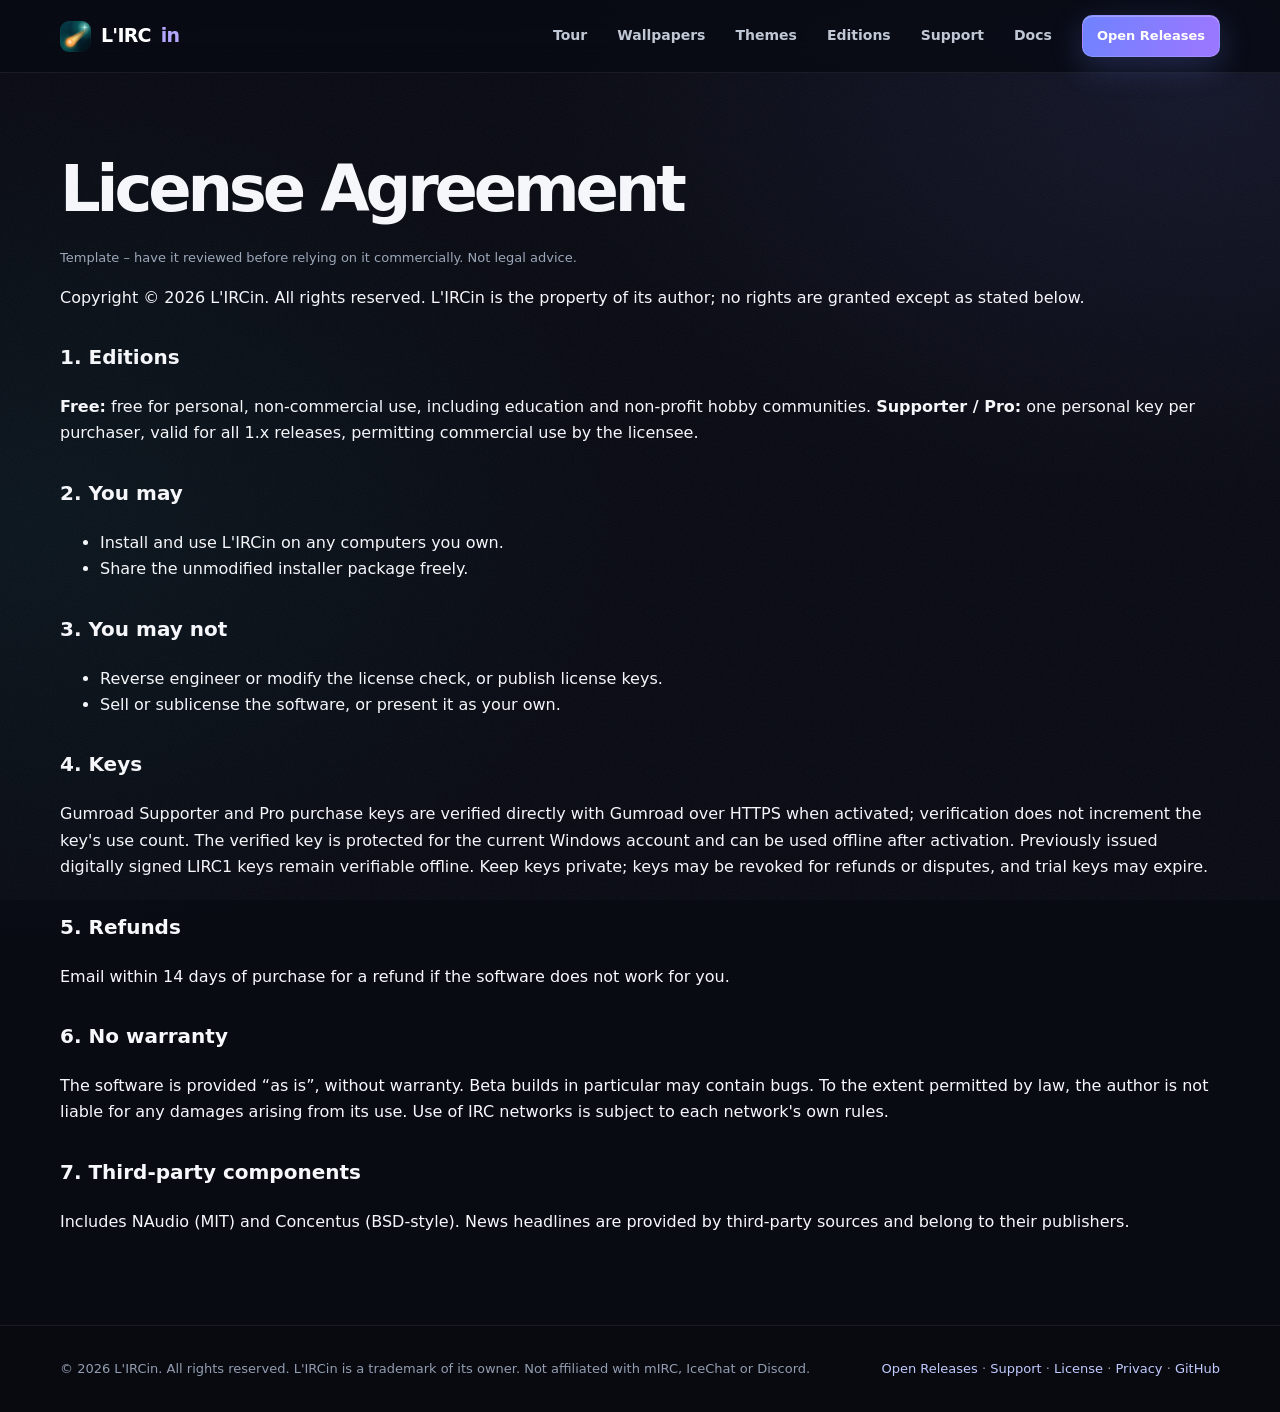
<file: license.html>
<!doctype html><html lang="en"><head><meta charset="utf-8"><meta name="viewport" content="width=device-width,initial-scale=1">
<title>L'IRCin License</title><link rel="icon" href="favicon.ico"><link rel="stylesheet" href="assets/style.css"><script src="assets/config.js"></script></head><body>
<div class="page"><div class="wrap"><h1>License Agreement</h1>
<p class="note">Template – have it reviewed before relying on it commercially. Not legal advice.</p>
<p>Copyright &copy; 2026 L'IRCin. All rights reserved. L'IRCin is the property of its author; no rights are granted except as stated below.</p><h3>1. Editions</h3>
<p><strong>Free:</strong> free for personal, non-commercial use, including education and non-profit hobby communities. <strong>Supporter / Pro:</strong> one personal key per purchaser, valid for all 1.x releases, permitting commercial use by the licensee.</p>
<h3>2. You may</h3><ul><li>Install and use L'IRCin on any computers you own.</li><li>Share the unmodified installer package freely.</li></ul>
<h3>3. You may not</h3><ul><li>Reverse engineer or modify the license check, or publish license keys.</li><li>Sell or sublicense the software, or present it as your own.</li></ul>
<h3>4. Keys</h3><p>Gumroad Supporter and Pro purchase keys are verified directly with Gumroad over HTTPS when activated; verification does not increment the key's use count. The verified key is protected for the current Windows account and can be used offline after activation. Previously issued digitally signed LIRC1 keys remain verifiable offline. Keep keys private; keys may be revoked for refunds or disputes, and trial keys may expire.</p>
<h3>5. Refunds</h3><p>Email within 14 days of purchase for a refund if the software does not work for you.</p>
<h3>6. No warranty</h3><p>The software is provided “as is”, without warranty. Beta builds in particular may contain bugs. To the extent permitted by law, the author is not liable for any damages arising from its use. Use of IRC networks is subject to each network's own rules.</p>
<h3>7. Third-party components</h3><p>Includes NAudio (MIT) and Concentus (BSD-style). News headlines are provided by third-party sources and belong to their publishers.</p>
</div></div><script src="assets/site.js"></script></body></html>
</file>
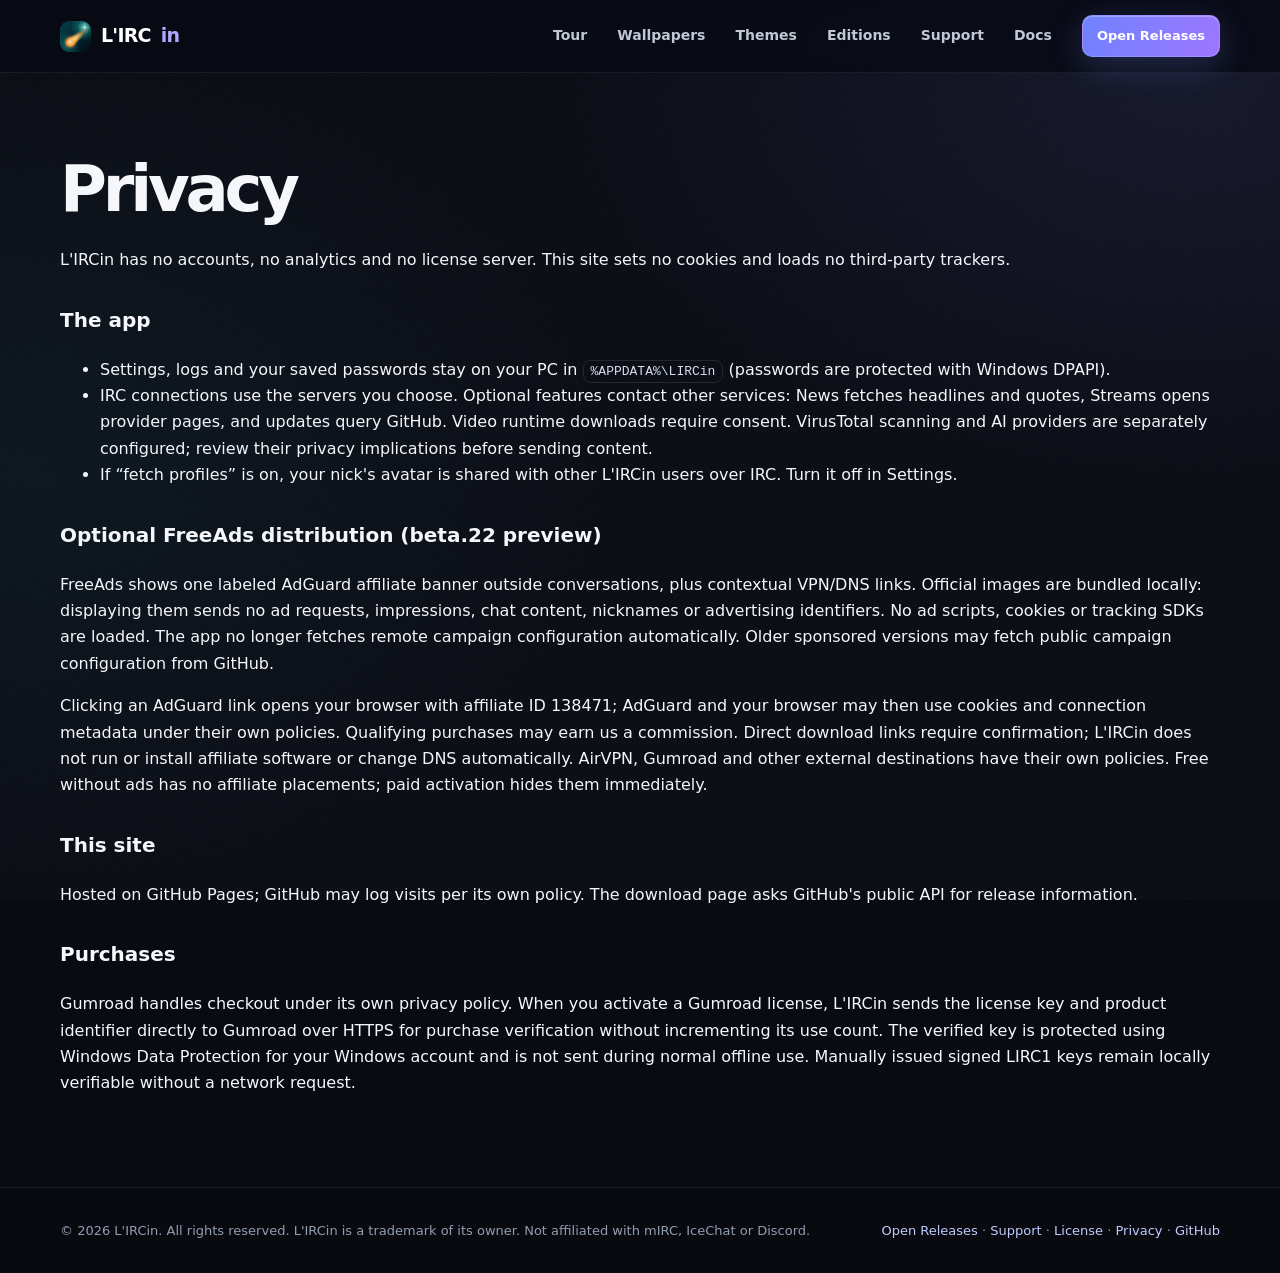
<file: privacy.html>
<!doctype html><html lang="en"><head><meta charset="utf-8"><meta name="viewport" content="width=device-width,initial-scale=1">
<title>L'IRCin Privacy</title><link rel="icon" href="favicon.ico"><link rel="stylesheet" href="assets/style.css"><script src="assets/config.js"></script></head><body>
<div class="page"><div class="wrap"><h1>Privacy</h1>
<p>L'IRCin has no accounts, no analytics and no license server. This site sets no cookies and loads no third-party trackers.</p>
<h3>The app</h3><ul><li>Settings, logs and your saved passwords stay on your PC in <code>%APPDATA%\LIRCin</code> (passwords are protected with Windows DPAPI).</li>
<li>IRC connections use the servers you choose. Optional features contact other services: News fetches headlines and quotes, Streams opens provider pages, and updates query GitHub. Video runtime downloads require consent. VirusTotal scanning and AI providers are separately configured; review their privacy implications before sending content.</li>
<li>If “fetch profiles” is on, your nick's avatar is shared with other L'IRCin users over IRC. Turn it off in Settings.</li></ul>
<h3>Optional FreeAds distribution (beta.22 preview)</h3><p>FreeAds shows one labeled AdGuard affiliate banner outside conversations, plus contextual VPN/DNS links. Official images are bundled locally: displaying them sends no ad requests, impressions, chat content, nicknames or advertising identifiers. No ad scripts, cookies or tracking SDKs are loaded. The app no longer fetches remote campaign configuration automatically. Older sponsored versions may fetch public campaign configuration from GitHub.</p><p>Clicking an AdGuard link opens your browser with affiliate ID 138471; AdGuard and your browser may then use cookies and connection metadata under their own policies. Qualifying purchases may earn us a commission. Direct download links require confirmation; L'IRCin does not run or install affiliate software or change DNS automatically. AirVPN, Gumroad and other external destinations have their own policies. Free without ads has no affiliate placements; paid activation hides them immediately.</p>
<h3>This site</h3><p>Hosted on GitHub Pages; GitHub may log visits per its own policy. The download page asks GitHub's public API for release information.</p>
<h3>Purchases</h3><p>Gumroad handles checkout under its own privacy policy. When you activate a Gumroad license, L'IRCin sends the license key and product identifier directly to Gumroad over HTTPS for purchase verification without incrementing its use count. The verified key is protected using Windows Data Protection for your Windows account and is not sent during normal offline use. Manually issued signed LIRC1 keys remain locally verifiable without a network request.</p>
</div></div><script src="assets/site.js"></script></body></html>
</file>
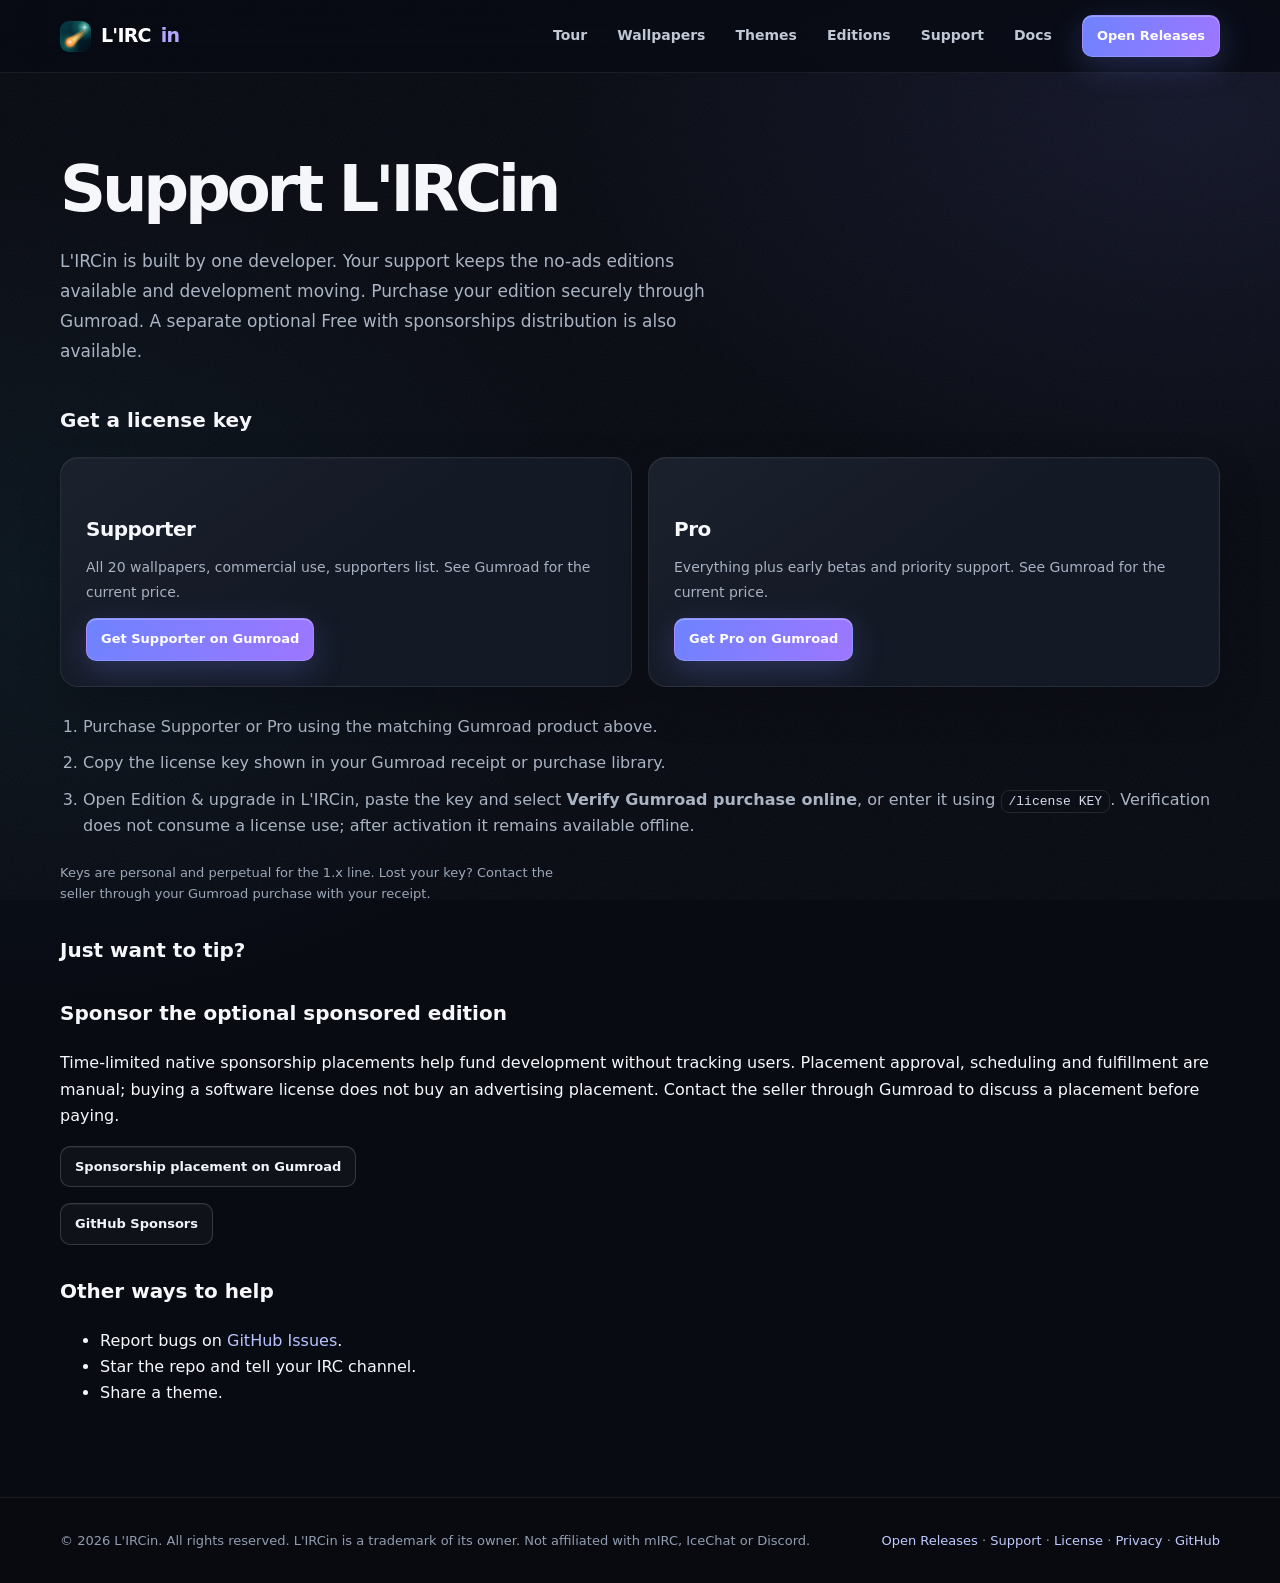
<file: support.html>
<!doctype html><html lang="en"><head><meta charset="utf-8"><meta name="viewport" content="width=device-width,initial-scale=1">
<title>Support L'IRCin</title><link rel="icon" href="favicon.ico"><link rel="stylesheet" href="assets/style.css"><script src="assets/config.js"></script></head><body>
<div class="page"><div class="wrap"><h1>Support L'IRCin</h1>
<p class="sub">L'IRCin is built by one developer. Your support keeps the no-ads editions available and development moving. Purchase your edition securely through Gumroad. A separate optional Free with sponsorships distribution is also available.</p>
<h3 id="buy">Get a license key</h3>
<div class="grid" style="grid-template-columns:repeat(2,1fr)">
<div class="card"><h3>Supporter</h3><p>All 20 wallpapers, commercial use, supporters list. See Gumroad for the current price.</p><p style="margin-top:14px"><a class="btn sm" data-link="supporter" href="https://quasarlabs3.gumroad.com/l/wbwyl">Get Supporter on Gumroad</a></p></div>
<div class="card"><h3>Pro</h3><p>Everything plus early betas and priority support. See Gumroad for the current price.</p><p style="margin-top:14px"><a class="btn sm" data-link="pro" href="https://quasarlabs3.gumroad.com/l/rgxxc">Get Pro on Gumroad</a></p></div></div>
<ol style="margin-top:22px"><li>Purchase Supporter or Pro using the matching Gumroad product above.</li>
<li>Copy the license key shown in your Gumroad receipt or purchase library.</li>
<li>Open Edition &amp; upgrade in L'IRCin, paste the key and select <strong>Verify Gumroad purchase online</strong>, or enter it using <code>/license KEY</code>. Verification does not consume a license use; after activation it remains available offline.</li></ol>
<p class="note">Keys are personal and perpetual for the 1.x line. Lost your key? Contact the seller through your Gumroad purchase with your receipt.</p>
<h3>Just want to tip?</h3>
<h3>Sponsor the optional sponsored edition</h3>
<p>Time-limited native sponsorship placements help fund development without tracking users. Placement approval, scheduling and fulfillment are manual; buying a software license does not buy an advertising placement. Contact the seller through Gumroad to discuss a placement before paying.</p>
<p><a id="sponsorship-checkout" class="btn alt sm" hidden>Sponsorship placement on Gumroad</a></p>
<div class="row"><a class="btn alt sm" data-link="sponsors" href="#">GitHub Sponsors</a></div>
<h3>Other ways to help</h3><ul><li>Report bugs on <a href="https://github.com/lircin/LIRCin/issues">GitHub Issues</a>.</li><li>Star the repo and tell your IRC channel.</li><li>Share a theme.</li></ul>
</div></div><script src="assets/site.js"></script></body></html>
</file>
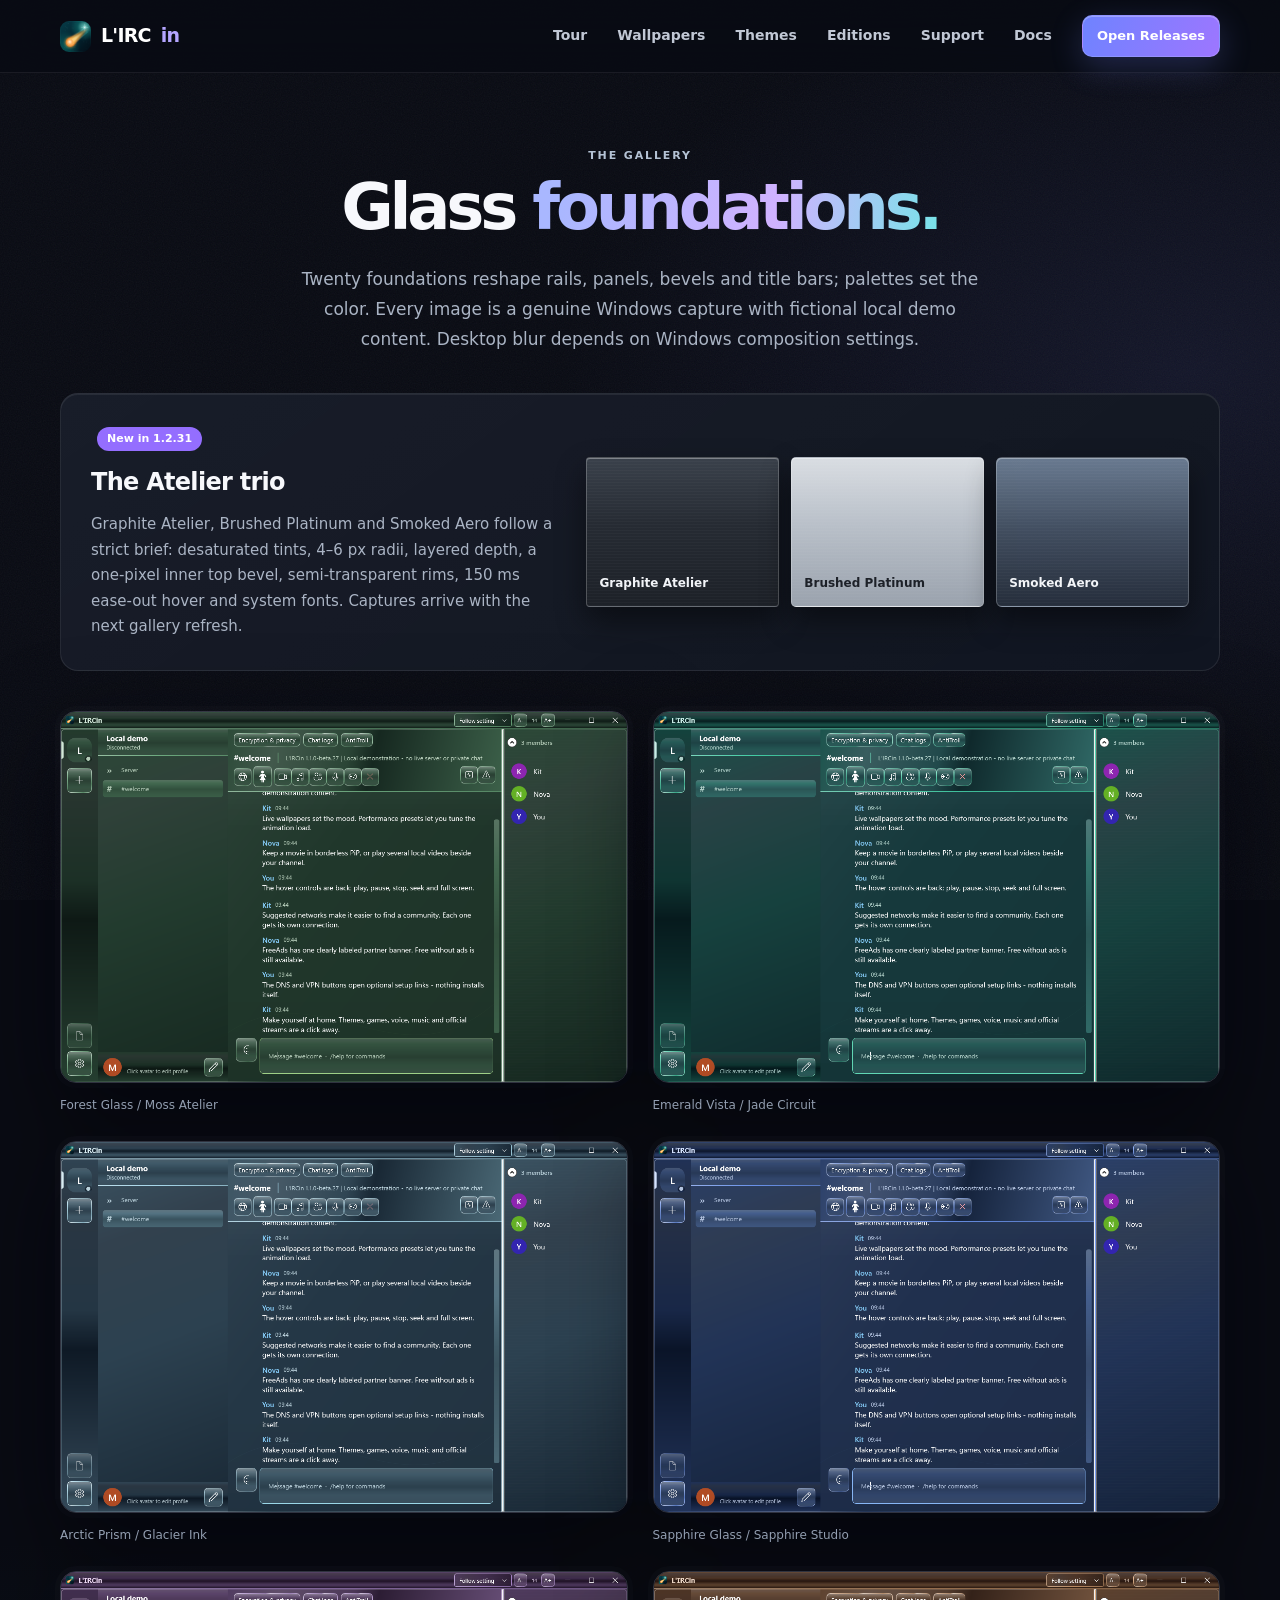
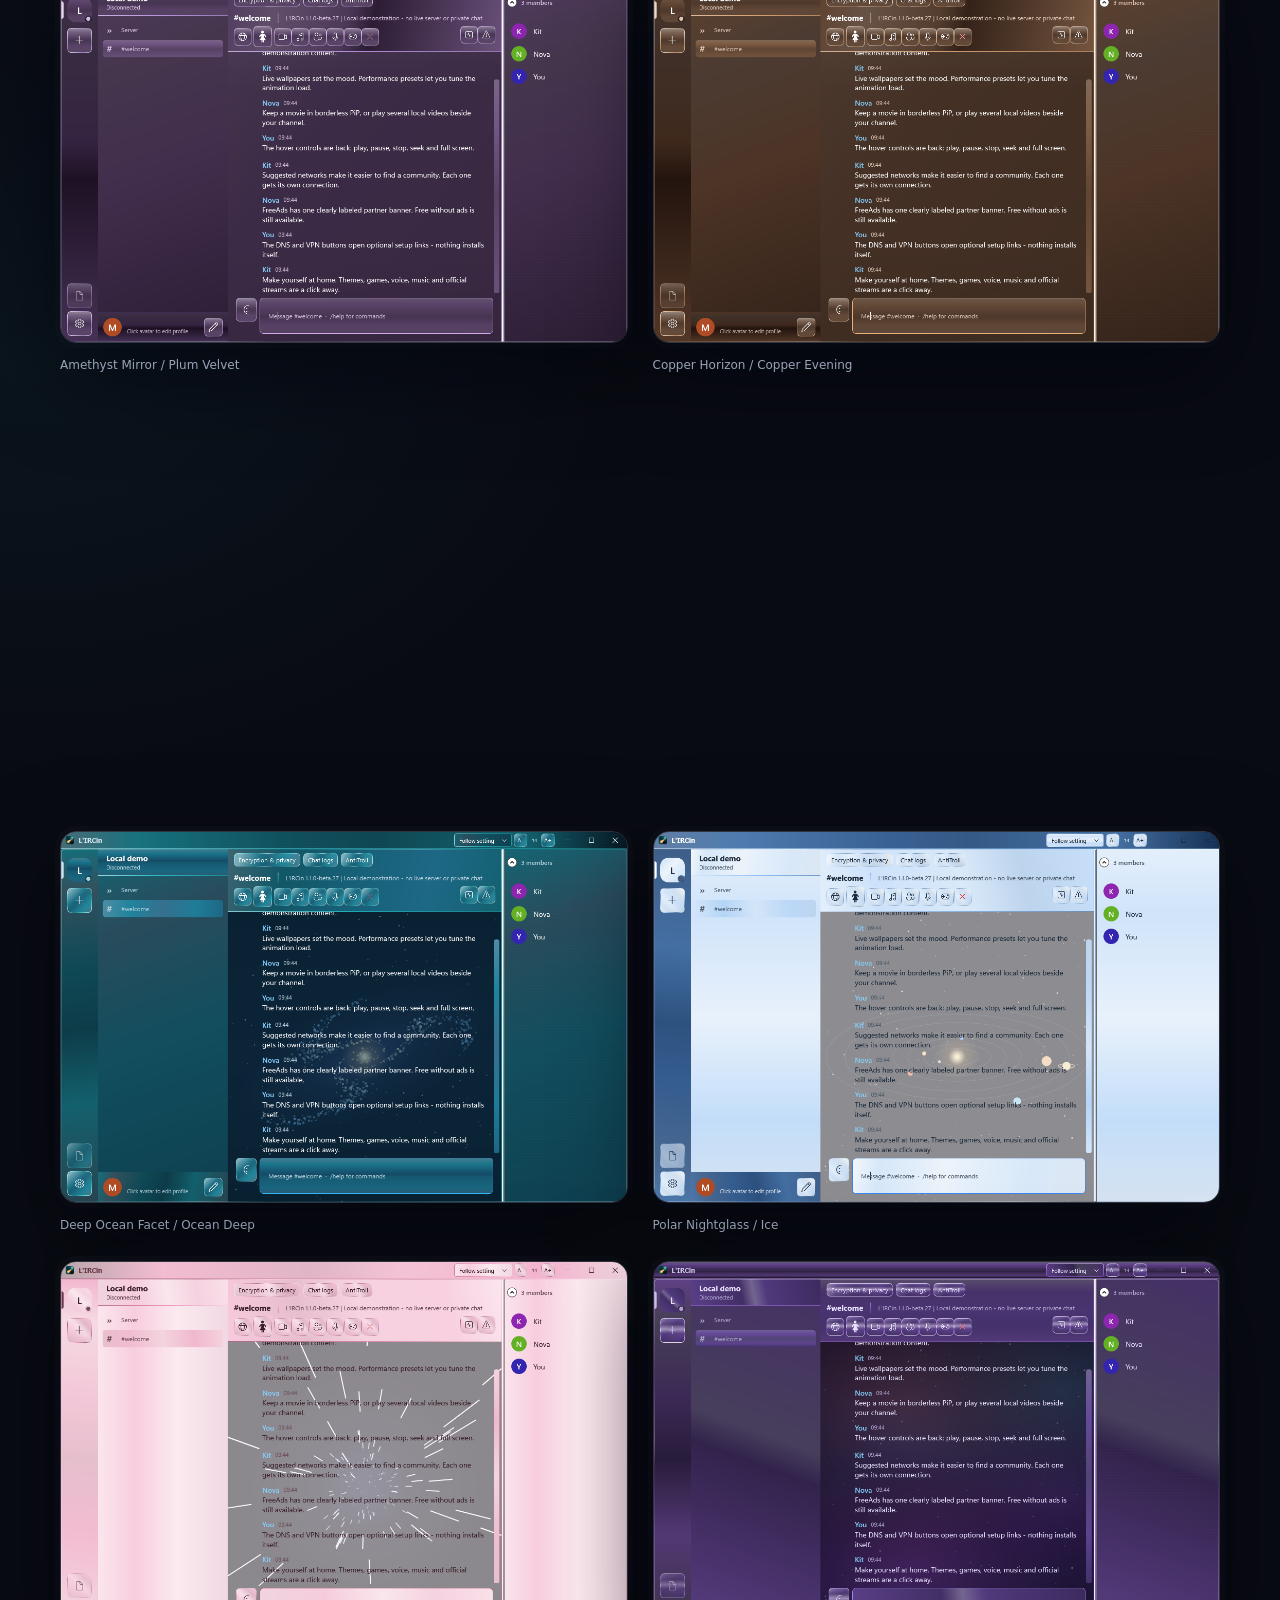
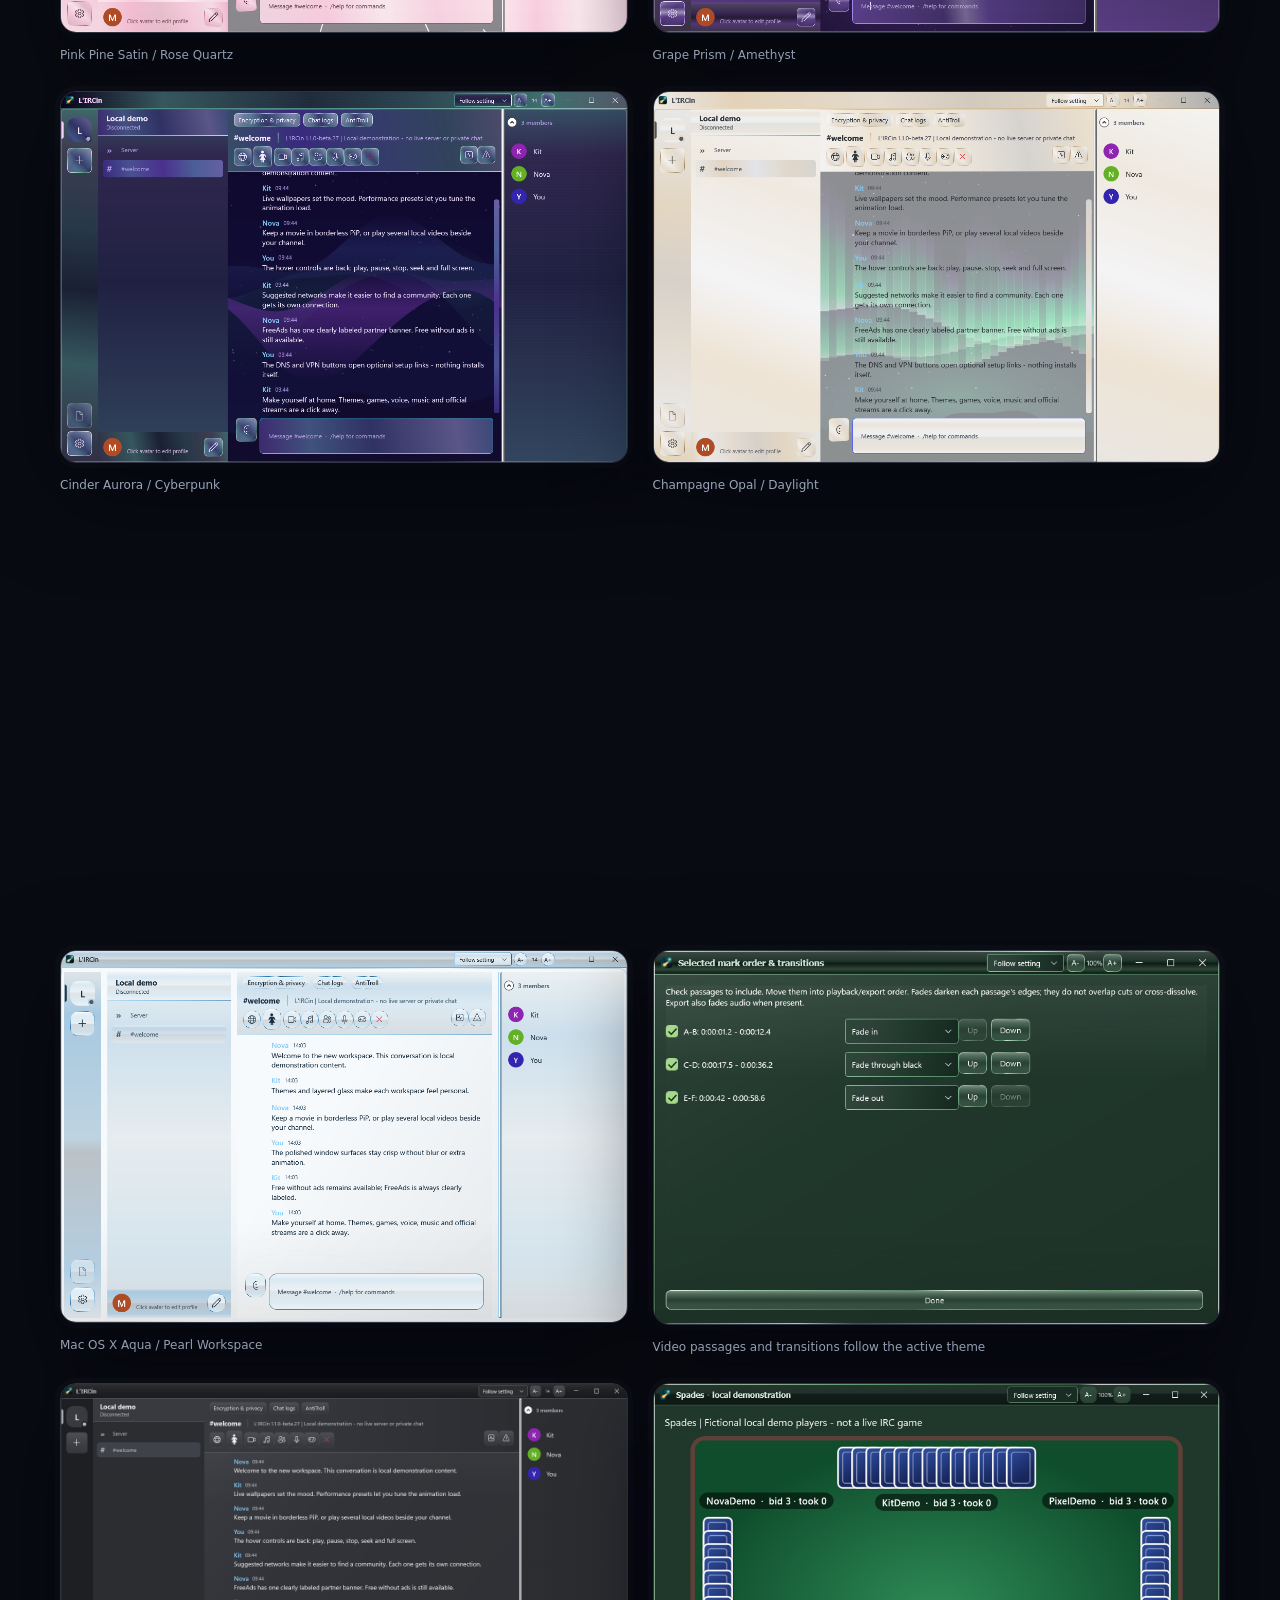
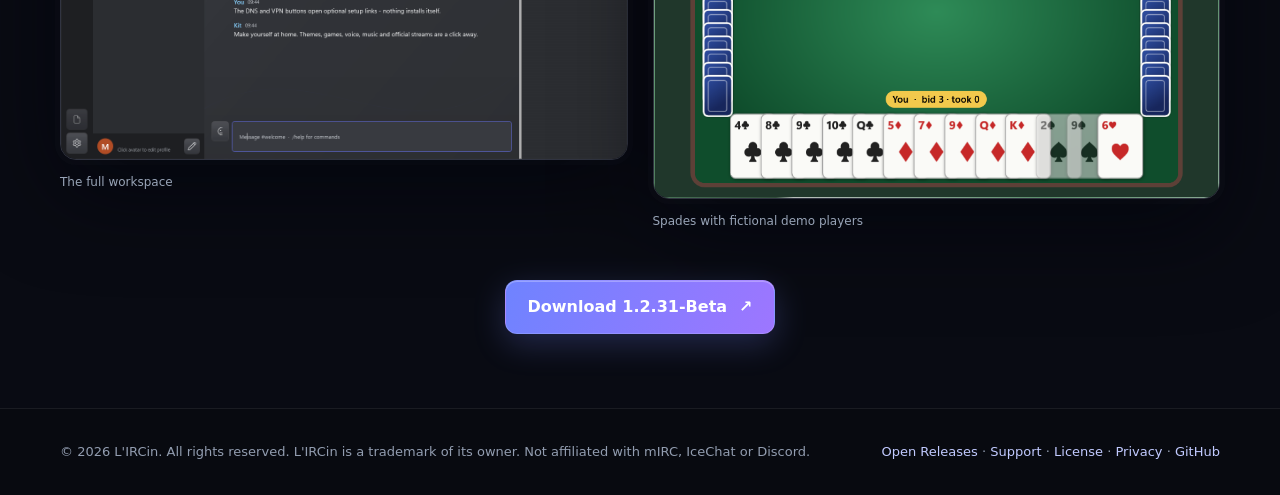
<file: themes.html>
<!doctype html><html lang="en"><head><meta charset="utf-8"><meta name="viewport" content="width=device-width,initial-scale=1">
<title>Glass foundations — L'IRCin</title><meta name="description" content="Every L'IRCin glass foundation, captured from the real Windows app.">
<link rel="icon" href="favicon.ico"><link rel="stylesheet" href="assets/style.css"><script src="assets/config.js"></script></head><body>
<main class="page"><div class="wrap"><div class="center"><div class="section-kicker">THE GALLERY</div><h1>Glass <em>foundations.</em></h1>
<p class="sub">Twenty foundations reshape rails, panels, bevels and title bars; palettes set the color. Every image is a genuine Windows capture with fictional local demo content. Desktop blur depends on Windows composition settings.</p></div>
<div class="atelier reveal"><div class="atelier-copy"><span class="pill">New in 1.2.31</span><h3>The Atelier trio</h3><p>Graphite Atelier, Brushed Platinum and Smoked Aero follow a strict brief: desaturated tints, 4–6&nbsp;px radii, layered depth, a one-pixel inner top bevel, semi-transparent rims, 150&nbsp;ms ease-out hover and system fonts. Captures arrive with the next gallery refresh.</p></div>
<div class="swatches"><div class="sw graphite"><b>Graphite Atelier</b></div><div class="sw platinum"><b>Brushed Platinum</b></div><div class="sw smoked"><b>Smoked Aero</b></div></div></div>
<div class="gallery">
<figure class="showcase reveal"><a href="assets/screenshots/glass-beta27/glass-foundation-1.png"><img src="assets/screenshots/glass-beta27/glass-foundation-1.png" alt="Forest Glass / Moss Atelier" loading="lazy"></a><figcaption>Forest Glass / Moss Atelier</figcaption></figure>
<figure class="showcase reveal"><a href="assets/screenshots/glass-beta27/glass-foundation-2.png"><img src="assets/screenshots/glass-beta27/glass-foundation-2.png" alt="Emerald Vista / Jade Circuit" loading="lazy"></a><figcaption>Emerald Vista / Jade Circuit</figcaption></figure>
<figure class="showcase reveal"><a href="assets/screenshots/glass-beta27/glass-foundation-3.png"><img src="assets/screenshots/glass-beta27/glass-foundation-3.png" alt="Arctic Prism / Glacier Ink" loading="lazy"></a><figcaption>Arctic Prism / Glacier Ink</figcaption></figure>
<figure class="showcase reveal"><a href="assets/screenshots/glass-beta27/glass-foundation-4.png"><img src="assets/screenshots/glass-beta27/glass-foundation-4.png" alt="Sapphire Glass / Sapphire Studio" loading="lazy"></a><figcaption>Sapphire Glass / Sapphire Studio</figcaption></figure>
<figure class="showcase reveal"><a href="assets/screenshots/glass-beta27/glass-foundation-5.png"><img src="assets/screenshots/glass-beta27/glass-foundation-5.png" alt="Amethyst Mirror / Plum Velvet" loading="lazy"></a><figcaption>Amethyst Mirror / Plum Velvet</figcaption></figure>
<figure class="showcase reveal"><a href="assets/screenshots/glass-beta27/glass-foundation-6.png"><img src="assets/screenshots/glass-beta27/glass-foundation-6.png" alt="Copper Horizon / Copper Evening" loading="lazy"></a><figcaption>Copper Horizon / Copper Evening</figcaption></figure>
<figure class="showcase reveal"><a href="assets/screenshots/glass-beta27/glass-foundation-7.png"><img src="assets/screenshots/glass-beta27/glass-foundation-7.png" alt="Pearl Chrome / Pearl Workspace" loading="lazy"></a><figcaption>Pearl Chrome / Pearl Workspace</figcaption></figure>
<figure class="showcase reveal"><a href="assets/screenshots/glass-beta27/glass-foundation-8.png"><img src="assets/screenshots/glass-beta27/glass-foundation-8.png" alt="Obsidian Aurora / Graphite" loading="lazy"></a><figcaption>Obsidian Aurora / Graphite</figcaption></figure>
<figure class="showcase reveal"><a href="assets/screenshots/glass-beta27/glass-foundation-9.png"><img src="assets/screenshots/glass-beta27/glass-foundation-9.png" alt="Deep Ocean Facet / Ocean Deep" loading="lazy"></a><figcaption>Deep Ocean Facet / Ocean Deep</figcaption></figure>
<figure class="showcase reveal"><a href="assets/screenshots/glass-beta27/glass-foundation-10.png"><img src="assets/screenshots/glass-beta27/glass-foundation-10.png" alt="Polar Nightglass / Ice" loading="lazy"></a><figcaption>Polar Nightglass / Ice</figcaption></figure>
<figure class="showcase reveal"><a href="assets/screenshots/glass-beta27/glass-foundation-11.png"><img src="assets/screenshots/glass-beta27/glass-foundation-11.png" alt="Pink Pine Satin / Rose Quartz" loading="lazy"></a><figcaption>Pink Pine Satin / Rose Quartz</figcaption></figure>
<figure class="showcase reveal"><a href="assets/screenshots/glass-beta27/glass-foundation-12.png"><img src="assets/screenshots/glass-beta27/glass-foundation-12.png" alt="Grape Prism / Amethyst" loading="lazy"></a><figcaption>Grape Prism / Amethyst</figcaption></figure>
<figure class="showcase reveal"><a href="assets/screenshots/glass-beta27/glass-foundation-13.png"><img src="assets/screenshots/glass-beta27/glass-foundation-13.png" alt="Cinder Aurora / Cyberpunk" loading="lazy"></a><figcaption>Cinder Aurora / Cyberpunk</figcaption></figure>
<figure class="showcase reveal"><a href="assets/screenshots/glass-beta27/glass-foundation-14.png"><img src="assets/screenshots/glass-beta27/glass-foundation-14.png" alt="Champagne Opal / Daylight" loading="lazy"></a><figcaption>Champagne Opal / Daylight</figcaption></figure>
<figure class="showcase reveal"><a href="assets/screenshots/glass-beta27/glass-foundation-15.png"><img src="assets/screenshots/glass-beta27/glass-foundation-15.png" alt="Vista Aero Glass / Ocean Deep — Windows supplies desktop blur when supported" loading="lazy"></a><figcaption>Vista Aero Glass / Ocean Deep — Windows supplies desktop blur when supported</figcaption></figure>
<figure class="showcase reveal"><a href="assets/screenshots/glass-beta27/glass-foundation-16.png"><img src="assets/screenshots/glass-beta27/glass-foundation-16.png" alt="Windows 2000 Professional / Pearl Workspace" loading="lazy"></a><figcaption>Windows 2000 Professional / Pearl Workspace</figcaption></figure>
<figure class="showcase reveal"><a href="assets/screenshots/glass-beta30/glass-foundation-17.png"><img src="assets/screenshots/glass-beta30/glass-foundation-17.png" alt="Mac OS X Aqua / Pearl Workspace" loading="lazy"></a><figcaption>Mac OS X Aqua / Pearl Workspace</figcaption></figure>
<figure class="showcase reveal"><a href="assets/screenshots/glass-beta27/selected-marks.png"><img src="assets/screenshots/glass-beta27/selected-marks.png" alt="Video passages and transitions follow the active theme" loading="lazy"></a><figcaption>Video passages and transitions follow the active theme</figcaption></figure>
<figure class="showcase reveal"><a href="assets/screenshots/glass-beta27/workspace.png"><img src="assets/screenshots/glass-beta27/workspace.png" alt="The full workspace" loading="lazy"></a><figcaption>The full workspace</figcaption></figure>
<figure class="showcase reveal"><a href="assets/screenshots/beta23/spades-demo.png"><img src="assets/screenshots/beta23/spades-demo.png" alt="Spades with fictional demo players" loading="lazy"></a><figcaption>Spades with fictional demo players</figcaption></figure>
</div>
<div class="center" style="margin-top:48px"><a class="btn" href="https://lircin.github.io/download.html#releases">Download 1.2.31-Beta <span aria-hidden="true">↗</span></a></div></div></main>
<script src="assets/site.js"></script></body></html>
</file>
<file: assets/style.css>
:root{color-scheme:dark;--bg:#090b13;--bg2:#101522;--card:#111827;--line:#ffffff19;--tx:#f7f8fc;--mut:#a3adbf;--acc:#8493ff;--acc2:#b58cff;--cyan:#6ce2e7;--ok:#70ddb4;--shadow:0 30px 90px #02040b99}
*{box-sizing:border-box}
html{scroll-behavior:smooth;scroll-padding-top:88px}
body{margin:0;background:radial-gradient(900px 560px at 93% 7%,#3e438333,transparent 70%),radial-gradient(850px 600px at 2% 37%,#15576322,transparent 70%),var(--bg);color:var(--tx);font:16px/1.65 "Segoe UI",Tahoma,system-ui,sans-serif;-webkit-font-smoothing:antialiased}
a{color:#b8c3ff;text-decoration:none}
a:hover{text-decoration:none}
button{font:inherit}
.wrap{width:min(1220px,100%);margin:0 auto;padding:0 30px}
nav{position:sticky;top:0;z-index:20;background:#090b13dc;backdrop-filter:blur(22px) saturate(150%);-webkit-backdrop-filter:blur(22px) saturate(150%);border-bottom:1px solid #ffffff12}
nav .wrap{display:flex;align-items:center;gap:30px;height:72px}
.logo{display:flex;align-items:center;gap:10px;color:#fff;font-weight:780;font-size:19px;letter-spacing:-.04em;white-space:nowrap}
.logo b{color:#b4a5ff}
.logo img{width:31px;height:31px;border-radius:9px}
nav .sp{flex:1}
nav a.l{color:#c1c8d5;font-weight:550;font-size:14px;transition:color .2s}
nav a.l:hover{color:#fff}
.btn{display:inline-flex;align-items:center;justify-content:center;gap:12px;background:linear-gradient(112deg,#6f83ff,#9d76ff);color:#fff!important;font-weight:720;padding:13px 22px;border-radius:12px;border:1px solid #ffffff26;box-shadow:0 10px 32px #7785ff3d,inset 0 1px #ffffff45;cursor:pointer;transition:transform .2s,box-shadow .2s,border-color .2s}
.btn:hover{transform:translateY(-2px);box-shadow:0 16px 40px #7785ff59,inset 0 1px #ffffff55}
.btn:focus-visible,a:focus-visible,button:focus-visible,summary:focus-visible{outline:3px solid #9eaaff;outline-offset:3px}
.btn.alt{background:#ffffff08;border:1px solid #ffffff29;box-shadow:inset 0 1px #ffffff0d;color:#f1f3fa!important}
.btn.alt:hover{background:#ffffff11;border-color:#ffffff4d}
.btn.sm{padding:9px 14px;font-size:13px;border-radius:10px}
.hero{position:relative;overflow:hidden;padding:76px 0 74px;border-bottom:1px solid #ffffff0c;background:linear-gradient(180deg,#ffffff05,transparent 82%)}
.hero:before{content:"";position:absolute;inset:0;background-image:linear-gradient(#ffffff08 1px,transparent 1px),linear-gradient(90deg,#ffffff08 1px,transparent 1px);background-size:68px 68px;mask-image:linear-gradient(90deg,transparent,#000 40%,#000 95%,transparent);opacity:.32;pointer-events:none}
.hero:after{content:"";position:absolute;width:620px;height:620px;right:-165px;top:-250px;border-radius:50%;background:radial-gradient(circle,#9280ff25,transparent 68%);pointer-events:none}
.hero .wrap{position:relative;z-index:1;display:grid;grid-template-columns:.82fr 1.18fr;gap:64px;align-items:center;max-width:1440px}
.hero-copy{padding:0 0 0 18px}
.eyebrow,.section-kicker{color:#b4c2d4;text-transform:uppercase;letter-spacing:.17em;font-size:11px;font-weight:750}
.eyebrow{display:flex;align-items:center;gap:10px;margin-bottom:25px}
.status-dot{width:8px;height:8px;border-radius:50%;background:#80e3ba;box-shadow:0 0 16px #6ff0b3}
.eyebrow-sep{opacity:.4}
h1{font-size:clamp(48px,5.4vw,76px);line-height:1.02;letter-spacing:-.065em;margin:0 0 25px;font-weight:780}
h1 em{font-style:normal;background:linear-gradient(100deg,#a9b7ff 8%,#d0b2ff 60%,#76e4e8);-webkit-background-clip:text;background-clip:text;color:transparent}
.gradient-text{background:linear-gradient(100deg,#a8b4ff,#d0aaff 65%,#6ce2e7);-webkit-background-clip:text;background-clip:text;color:transparent}
.lead{font-size:19px;line-height:1.7;color:#b6c0d0;margin:0 0 30px;max-width:560px}
.row{display:flex;gap:12px;flex-wrap:wrap}
.hero-actions{margin-bottom:0}
.note{font-size:13px;color:#9ba7b9;margin-top:17px;max-width:520px}
.hero-proof{display:grid;gap:10px;margin-top:34px;color:#aab4c4;font-size:12px}
.hero-proof span{display:flex;align-items:center;gap:12px}
.hero-proof b{color:#7f91ff;font-size:10px;letter-spacing:.08em}
.showcase{margin:0;min-width:0}
.hero-shot{position:relative}
.hero-shot:before{content:"";position:absolute;inset:-12px;border-radius:24px;background:linear-gradient(135deg,#9ba5ff30,#66e2e72a,transparent 65%);filter:blur(18px);z-index:-1}
.showcase img{display:block;width:100%;height:auto;border-radius:17px;border:1px solid #d5ddff32;box-shadow:var(--shadow),0 0 0 5px #ffffff05}
.showcase figcaption{display:flex;gap:12px;align-items:center;font-size:12px;color:#98a4b7;margin-top:13px}
.showcase figcaption span{font-size:9px;letter-spacing:.14em;color:#9cafff;font-weight:750}
section{padding:100px 0}
section.alt{background:linear-gradient(180deg,#ffffff04,#ffffff02);border-top:1px solid #ffffff0a;border-bottom:1px solid #ffffff0a}
h2{font-size:clamp(34px,4vw,52px);line-height:1.13;letter-spacing:-.05em;margin:12px 0 15px;font-weight:760}
.sub{color:#aab4c4;margin:0 0 38px;max-width:690px;font-size:17px;line-height:1.75}
.grid{display:grid;grid-template-columns:repeat(3,1fr);gap:16px}
.card{position:relative;overflow:hidden;background:linear-gradient(145deg,#ffffff0c,#ffffff03 55%),#101622;border:1px solid #ffffff14;border-radius:18px;padding:25px;box-shadow:inset 0 1px #ffffff09,0 16px 40px #02040b35;transition:transform .22s,border-color .22s,background .22s}
.card:hover{transform:translateY(-4px);border-color:#9daaff55;background:linear-gradient(145deg,#ffffff13,#ffffff04 55%),#121927}
.card h3{margin:0 0 9px;font-size:18px;letter-spacing:-.025em}
.card p{margin:0;color:#a8b2c2;font-size:14px;line-height:1.75}
.ic{width:42px;height:42px;display:grid;place-items:center;border-radius:13px;margin-bottom:17px;background:linear-gradient(145deg,#8e9bff31,#55d7d72a);border:1px solid #b8c7ff22;color:#c4ccff;font-size:24px}
.feature-card-large{grid-column:span 2;background:radial-gradient(420px 220px at 92% 3%,#837bff20,transparent 70%),linear-gradient(145deg,#ffffff0d,#ffffff03 55%),#111726}
.feature-card-large p{max-width:560px}
.feature-tag{display:inline-block;margin-top:19px;padding:6px 10px;border:1px solid #ffffff1d;border-radius:999px;color:#bfcae1;font-size:11px;letter-spacing:.03em}
.feature-note{display:flex;align-items:center;gap:18px;margin-top:18px;padding:20px 24px;border:1px solid #ffffff14;border-radius:17px;background:linear-gradient(100deg,#6e7eff13,#5bd7dc09)}
.feature-note-mark{flex:0 0 43px;height:43px;display:grid;place-items:center;border-radius:14px;background:#8493ff20;color:#c6ceff;font-size:18px;font-weight:800}
.feature-note p{margin:0;color:#aab5c6;font-size:14px;line-height:1.7}
.feature-note strong{color:#f3f5fb}
.gallery{display:grid;grid-template-columns:1fr 1fr;gap:25px}
.gallery .showcase img{border-radius:16px}
.mock{border-radius:12px;overflow:hidden;border:1px solid var(--line);background:var(--bg2);box-shadow:var(--shadow);font-size:13px}
.mock .tb{height:30px;background:#242759;display:flex;align-items:center;padding:0 12px;font-family:Tahoma,sans-serif;font-size:12px;gap:8px}
.mock .tb i{margin-left:auto;letter-spacing:10px;color:var(--mut);font-style:normal}
.mock .body{display:grid;grid-template-columns:50px 120px 1fr 90px;height:270px}
.mock .rail{background:#12132b;display:flex;flex-direction:column;gap:8px;align-items:center;padding-top:10px}
.mock .rail span{width:30px;height:30px;border-radius:50%;background:var(--acc)}
.mock .rail span:nth-child(2){background:var(--acc2)}.mock .rail span:nth-child(3){background:var(--ok)}
.mock .side{background:#181a38;padding:10px;color:var(--mut);line-height:1.9}.mock .side b{color:#fff}
.mock .chat{padding:12px;background:linear-gradient(160deg,#141538,#2a1d55 60%,#3b1d4b)}
.mock .chat p{margin:0 0 7px}.n1{color:#7fd0ff}.n2{color:#ff9bd0}.n3{color:#8dffb8}
.mock .mem{background:#181a38;padding:10px;color:var(--mut);line-height:1.9;border-left:1px solid var(--line)}
.tiers{display:grid;grid-template-columns:repeat(3,1fr);gap:18px;align-items:stretch}
.tier{display:flex;flex-direction:column}.tier .price{font-size:34px;font-weight:900;margin:6px 0}
.tier ul{padding-left:18px;color:#aab4c4;flex:1}.tier li{padding:3px 0}
.tier.hot{border-color:#8996ff8c;box-shadow:0 0 0 1px #8996ff45,0 22px 55px #7785ff20}
.pill{display:inline-block;font-size:11px;font-weight:750;padding:3px 10px;border-radius:99px;background:#946eff;color:#fff;margin-left:6px}
.pill.beta{background:#e8bd70;color:#211b10}
.pill.selfsigned{background:#d48648;color:#1b120c}
.rel{display:flex;gap:18px;align-items:center;justify-content:space-between;background:linear-gradient(120deg,#ffffff09,#ffffff04),#111725;border:1px solid #ffffff16;border-radius:17px;padding:21px 23px;margin-bottom:13px;flex-wrap:wrap}
.rel strong{font-size:16px;letter-spacing:-.02em}
.release-links{gap:8px;justify-content:flex-end}
.rel small{color:#9ca8ba}
.release-section{scroll-margin-top:94px;margin:56px 0 48px}
.page .release-section{padding:0}
.release-heading{display:flex;justify-content:space-between;align-items:end;gap:20px;margin-bottom:20px;padding-bottom:18px;border-bottom:1px solid #ffffff14}
.release-heading h2{font-size:32px;margin:7px 0 0}
.release-source{color:#aab4c4;font-size:12px}
.release-error{border-color:#d7a36755}
details{position:relative}
details summary{list-style:none}
details summary::-webkit-details-marker{display:none}
details[open] .row{margin-top:10px}
.closing-cta{padding-top:42px}
.closing-panel{position:relative;overflow:hidden;text-align:center;padding:76px 28px;border-radius:28px;border:1px solid #ffffff20;background:radial-gradient(700px 320px at 50% 0,#8287ff24,transparent 72%),linear-gradient(135deg,#111827,#0e1420 70%);box-shadow:var(--shadow)}
.closing-panel:after{content:"";position:absolute;inset:0;background:linear-gradient(110deg,transparent 30%,#b6c6ff08 50%,transparent 72%);pointer-events:none}
.closing-panel h2{margin:12px 0 12px}
.closing-panel .sub{margin:0 auto 26px}
.closing-panel .note{margin:16px auto 0}
.page{padding:74px 0;min-height:70vh}
.page h1{font-size:clamp(42px,5vw,64px);margin-top:10px}
.page h3{margin-top:30px;font-size:20px}
table{border-collapse:collapse;width:100%;background:#ffffff04;border-radius:14px;overflow:hidden}
td,th{border-bottom:1px solid #ffffff13;padding:12px;text-align:left}
th{color:#c3cbe0;font-weight:650}
code,pre{background:#080b12;border:1px solid #ffffff1a;border-radius:8px;padding:3px 7px;font-family:Consolas,monospace;font-size:13px;color:#d7deef}
pre{padding:15px;overflow:auto}
ol{color:#aab4c4;padding-left:23px}
ol li{padding:5px 0}
footer{border-top:1px solid #ffffff13;padding:32px 0;color:#929db0;font-size:13px;background:#080a10}
footer .wrap{display:flex;justify-content:space-between;gap:20px;flex-wrap:wrap}
footer a{color:#c1caff}
@media(max-width:900px){.hero .wrap{grid-template-columns:1fr;gap:42px}.hero-copy{padding:0}.hero-shot{max-width:850px}.grid{grid-template-columns:repeat(2,1fr)}.feature-card-large{grid-column:span 2}}
@media(max-width:640px){.wrap{padding:0 20px}nav .wrap{height:64px;gap:14px}nav a.l{display:none}nav .btn{padding:9px 12px;font-size:12px}.hero{padding:56px 0 54px}.hero .wrap{gap:33px}h1{font-size:48px}.lead{font-size:17px}.hero-actions .btn{flex:1}section{padding:72px 0}.grid,.tiers,.gallery{grid-template-columns:1fr}.feature-card-large{grid-column:auto}.release-heading{align-items:start;flex-direction:column}.release-section{margin-top:40px}.rel{align-items:flex-start;padding:18px}.release-links{justify-content:flex-start}.closing-panel{padding:56px 20px}.page{padding:52px 0}.page h1{font-size:42px}table{font-size:13px}td,th{padding:9px 7px}}
@media(prefers-reduced-motion:reduce){*,*::before,*::after{scroll-behavior:auto!important;transition:none!important}}

/* 1.2.31 — texture, depth and the tour (Discord energy, Apple restraint) */
body:before{content:"";position:fixed;inset:0;z-index:0;pointer-events:none;opacity:.05;background-image:url("data:image/svg+xml,%3Csvg xmlns='http://www.w3.org/2000/svg' width='160' height='160'%3E%3Cfilter id='n'%3E%3CfeTurbulence type='fractalNoise' baseFrequency='.85' numOctaves='3' stitchTiles='stitch'/%3E%3C/filter%3E%3Crect width='100%25' height='100%25' filter='url(%23n)'/%3E%3C/svg%3E")}
nav,header,section,main,footer,.stats{position:relative;z-index:1}
.center{text-align:center}.center .sub{margin-left:auto;margin-right:auto}
.center-note{margin:18px auto 40px;text-align:center;max-width:640px}
.narrow{max-width:860px}
.fine{font-size:12px!important;color:#8f9aad!important;margin-top:12px!important}
.dot{display:inline-block;width:8px;height:8px;border-radius:50%;background:#6c7486;margin-right:8px}.dot.ok{background:#70ddb4;box-shadow:0 0 10px #70ddb480}.dot.idle{background:#e8bd70}
.float-chip{position:absolute;z-index:2;padding:9px 14px;border-radius:12px;font-size:12px;color:#e9ecf6;background:#141a2acc;border:1px solid #ffffff22;box-shadow:inset 0 1px #ffffff1a,0 14px 34px #02040b80;backdrop-filter:blur(14px) saturate(140%);-webkit-backdrop-filter:blur(14px) saturate(140%);animation:bob 7s ease-in-out infinite;white-space:nowrap}
.float-chip.c1{left:-22px;top:16%}.float-chip.c2{right:-14px;top:46%;animation-delay:-2.3s}.float-chip.c3{left:12%;bottom:42px;animation-delay:-4.6s}
@keyframes bob{50%{transform:translateY(-8px)}}
.stats{border-top:1px solid #ffffff0d;border-bottom:1px solid #ffffff0d;background:linear-gradient(90deg,#ffffff03,#8493ff0c,#ffffff03)}
.stats .wrap{display:grid;grid-template-columns:repeat(5,1fr);gap:10px;padding-top:30px;padding-bottom:30px;text-align:center}
.stats b{display:block;font-size:34px;letter-spacing:-.05em;line-height:1.1;background:linear-gradient(180deg,#fff,#b9c2e4);-webkit-background-clip:text;background-clip:text;color:transparent}
.stats span{font-size:12px;color:#9aa5b8;letter-spacing:.04em}
.wall-section{overflow:hidden}
.wall-stage{position:relative;height:500px;border-radius:26px;overflow:hidden;border:1px solid #ffffff1f;background:#05060d;box-shadow:var(--shadow),inset 0 1px #ffffff14;isolation:isolate}
.aurora{position:absolute;border-radius:50%;filter:blur(60px);opacity:.75;mix-blend-mode:screen;animation:drift 18s ease-in-out infinite alternate}
.a1{width:70%;height:80%;left:-10%;top:-20%;background:radial-gradient(circle,#36d6b9,transparent 65%)}
.a2{width:65%;height:75%;right:-12%;top:5%;background:radial-gradient(circle,#7d6bff,transparent 65%);animation-duration:22s;animation-delay:-6s}
.a3{width:60%;height:70%;left:25%;bottom:-35%;background:radial-gradient(circle,#ff6fb5aa,transparent 65%);animation-duration:26s;animation-delay:-11s}
@keyframes drift{0%{transform:translate(0,0) scale(1)}50%{transform:translate(8%,6%) scale(1.12)}100%{transform:translate(-6%,-4%) scale(.95)}}
.stars{position:absolute;inset:0;background-image:radial-gradient(1px 1px at 12% 22%,#fff9,transparent),radial-gradient(1px 1px at 68% 12%,#fff8,transparent),radial-gradient(1.5px 1.5px at 84% 64%,#fffa,transparent),radial-gradient(1px 1px at 34% 78%,#fff7,transparent),radial-gradient(1px 1px at 52% 40%,#fff6,transparent);opacity:.8}
.pane{position:absolute;z-index:2;border-radius:6px;background:linear-gradient(180deg,#ffffff16,#ffffff08);border:1px solid #ffffff2b;box-shadow:inset 0 1px #ffffff33,0 20px 50px #0008;backdrop-filter:blur(16px) saturate(150%);-webkit-backdrop-filter:blur(16px) saturate(150%);color:#eef1f8;font-size:13px;padding:14px;transition:transform .15s ease-out}
.pane:hover{transform:translateY(-3px)}
.pane p{margin:0 0 9px;line-height:1.5}
.pane-title{font-weight:700;font-size:12px;letter-spacing:.04em;margin-bottom:12px;color:#fff;display:flex;justify-content:space-between;gap:10px}.pane-title small{font-weight:500;color:#c8d0e2}
.p-rail{left:4%;top:9%;bottom:9%;width:64px;display:flex;flex-direction:column;align-items:center;gap:12px;padding:14px 0}
.p-rail span{width:38px;height:38px;border-radius:12px;background:linear-gradient(145deg,#ffffff3a,#ffffff10);border:1px solid #ffffff30}
.p-rail span:first-child{background:linear-gradient(145deg,#8a97ff,#a97dff)}
.p-chat{left:calc(4% + 82px);top:9%;bottom:9%;width:46%}
.p-members{right:4%;top:9%;width:20%;height:46%}
.p-media{right:4%;bottom:9%;width:20%;height:32%}
.pane-input{position:absolute;left:14px;right:14px;bottom:14px;padding:10px 12px;border-radius:5px;background:#00000033;border:1px solid #ffffff1f;color:#c4cbdb;font-size:12px}
.n1{color:#8fd8ff}.n2{color:#ffa6d6}.n3{color:#9dffc4}
.eq{display:flex;align-items:flex-end;gap:5px;height:50px;margin:6px 0 10px}
.eq i{flex:1;border-radius:2px;background:linear-gradient(180deg,#b9c4ff,#6ce2e7);animation:eq 1.2s ease-in-out infinite alternate}
.eq i:nth-child(2){animation-delay:-.3s}.eq i:nth-child(3){animation-delay:-.6s}.eq i:nth-child(4){animation-delay:-.9s}.eq i:nth-child(5){animation-delay:-.45s}.eq i:nth-child(6){animation-delay:-.75s}
@keyframes eq{0%{height:20%}100%{height:100%}}
.gallery.two{margin-top:10px}
.story{display:grid;grid-template-columns:1fr 1.15fr;gap:64px;align-items:center;margin:84px 0}
.story.flip .story-copy{order:2}
.story-num{display:inline-block;font-size:11px;font-weight:800;letter-spacing:.16em;color:#8e9cff;margin-bottom:12px}
.story h3{font-size:clamp(26px,3vw,38px);line-height:1.15;letter-spacing:-.04em;margin:0 0 16px}
.story p{color:#aab4c4;font-size:16px;line-height:1.75;margin:0}
.story p b{color:#eef0f8}
.ticks{list-style:none;padding:0;margin:20px 0 0;color:#aab4c4;font-size:14px}
.ticks li{padding:5px 0 5px 26px;position:relative}.ticks li:before{content:"✓";position:absolute;left:0;color:#70ddb4;font-weight:800}
.menu-mock{border-radius:6px;overflow:hidden;border:1px solid #ffffff22;background:linear-gradient(180deg,#1a2132,#121826);box-shadow:var(--shadow),inset 0 1px #ffffff1a;padding-bottom:26px}
.mm-bar{display:flex;gap:4px;padding:8px 10px;border-bottom:1px solid #ffffff12;font-size:13px;color:#cfd5e4}
.mm-bar span{padding:5px 11px;border-radius:4px}.mm-bar .on{background:#8493ff33;color:#fff}
.mm-drop{margin:4px 10px 0;width:min(320px,90%);display:flex;flex-direction:column;padding:6px;border-radius:5px;background:#f4f5f8;color:#1b2030;font-size:13px;box-shadow:0 18px 40px #0008;animation:fadein .15s ease-out}
.mm-drop span{padding:7px 12px;border-radius:4px;display:flex;justify-content:space-between}.mm-drop span:first-child{background:#dfe4ff}
.mm-drop hr{border:0;border-top:1px solid #d5d9e3;margin:5px 4px}
kbd{font:11px Consolas,monospace;color:#5b6375}
@keyframes fadein{from{opacity:0;transform:translateY(-4px)}}
.pm-chips{display:flex;flex-wrap:wrap;gap:8px;margin-top:20px}
.pm{padding:8px 14px;border-radius:6px;font-size:13px;font-weight:700;border:1px solid #ffffff22;box-shadow:inset 0 1px #ffffff2a}
.pm.aol{background:linear-gradient(180deg,#2d6fd6,#1b4a9c)}.pm.aim{background:linear-gradient(180deg,#ffd84a,#e8b400);color:#1d1600}.pm.fbm{background:linear-gradient(135deg,#0a7cff,#a334fa)}.pm.icq{background:linear-gradient(180deg,#48c34a,#2b8f2d)}.pm.dsc{background:#5865f2}.pm.irc{background:#1b1f27;font-family:Consolas,monospace}
.wizard{display:grid;grid-template-columns:150px 1fr;min-height:330px;border-radius:6px;overflow:hidden;border:1px solid #ffffff22;box-shadow:var(--shadow);background:#f3f4f7;color:#1c2230;font:13px "Segoe UI",sans-serif}
.wz-side{display:flex;flex-direction:column;align-items:center;justify-content:center;gap:8px;background:linear-gradient(180deg,#2e3642,#11151b);color:#fff;border-right:1px solid #ffffff28}
.wz-side img{width:86px;height:86px;border-radius:18px}.wz-side small{color:#aab6c4}
.wz-main{position:relative;padding:22px 22px 70px;display:flex;flex-direction:column;gap:6px}
.wz-main>small{color:#5a6273}
.wz-file{margin-top:22px;font-size:12px;color:#3b4252}.wz-file code{display:block;margin-top:6px;background:none;border:0;padding:0;color:#3b4252;font-size:11px;white-space:nowrap;overflow:hidden;text-overflow:ellipsis}
.wz-bar{height:16px;border-radius:3px;background:#dde1e8;border:1px solid #c3c9d4;overflow:hidden;margin-top:6px}
.wz-bar i{display:block;height:100%;width:64%;background:linear-gradient(180deg,#5fc96a,#2f9a3d);animation:wz 4s ease-in-out infinite}
@keyframes wz{0%{width:8%}90%,100%{width:100%}}
.wz-btns{position:absolute;right:16px;bottom:16px;display:flex;gap:8px}.wz-btns span{padding:5px 16px;border:1px solid #aeb5c2;border-radius:4px;background:#fff;font-size:12px}
.atelier{display:grid;grid-template-columns:1fr 1.3fr;gap:32px;align-items:center;margin:0 0 40px;padding:30px;border-radius:18px;border:1px solid #ffffff16;background:linear-gradient(145deg,#ffffff0a,#ffffff02),#0f1420;box-shadow:inset 0 1px #ffffff12}
.atelier h3{font-size:24px;margin:12px 0 10px;letter-spacing:-.03em}.atelier p{color:#aab4c4;margin:0;font-size:15px;line-height:1.7}
.swatches{display:grid;grid-template-columns:repeat(3,1fr);gap:12px}
.sw{position:relative;height:150px;border-radius:5px;border:1px solid #ffffff3a;box-shadow:inset 0 1px #ffffff55,0 14px 30px #0007;display:flex;align-items:flex-end;padding:12px;overflow:hidden;transition:transform .15s ease-out}
.sw:hover{transform:translateY(-3px)}
.sw:after{content:"";position:absolute;inset:0;background:repeating-linear-gradient(0deg,#ffffff06 0 1px,transparent 1px 3px);pointer-events:none}
.sw b{position:relative;z-index:1;font-size:12px;font-weight:600;color:#f2f4f8}
.sw.graphite{border-radius:4px;background:linear-gradient(180deg,#3a414b,#262b33 45%,#1d2128)}
.sw.platinum{border-radius:5px;background:linear-gradient(180deg,#d9dde2,#b9c0c9 45%,#9aa2ad)}.sw.platinum b{color:#1d2128}
.sw.smoked{border-radius:6px;background:linear-gradient(180deg,#7f93abcc,#4d5b6ecc 50%,#2b3442cc)}
.carousel{display:grid;grid-auto-flow:column;grid-auto-columns:min(78%,620px);gap:22px;overflow-x:auto;scroll-snap-type:x mandatory;padding:6px 4px 26px;margin-bottom:22px;scrollbar-width:thin}
.carousel .showcase{scroll-snap-align:start}
.carousel figcaption{justify-content:center}
.news .card h3{font-size:16px}
.faq details{border-bottom:1px solid #ffffff14;padding:18px 4px}
.faq summary{cursor:pointer;font-weight:650;font-size:17px;display:flex;justify-content:space-between}
.faq summary:after{content:"+";color:#8e9cff;font-size:22px;line-height:1;transition:transform .15s ease-out}
.faq details[open] summary:after{transform:rotate(45deg)}
.faq p{color:#aab4c4;margin:12px 0 0;line-height:1.7}
.page h1 em{font-style:normal;background:linear-gradient(100deg,#a9b7ff 8%,#d0b2ff 60%,#76e4e8);-webkit-background-clip:text;background-clip:text;color:transparent}
.js .reveal{opacity:0;transform:translateY(22px);transition:opacity .6s ease-out,transform .6s cubic-bezier(.2,.7,.2,1)}
.js .reveal.in{opacity:1;transform:none}
@media(max-width:900px){.story,.atelier{grid-template-columns:1fr;gap:30px}.story.flip .story-copy{order:0}.stats .wrap{grid-template-columns:repeat(3,1fr)}.float-chip{display:none}.p-chat{width:52%}.p-members,.p-media{width:26%}}
@media(max-width:640px){.wall-stage{height:440px}.p-rail{display:none}.p-chat{left:4%;width:58%}.p-members,.p-media{width:32%}.stats .wrap{grid-template-columns:repeat(2,1fr)}.swatches{grid-template-columns:1fr}.sw{height:90px}.wizard{grid-template-columns:1fr}.wz-side{flex-direction:row;padding:12px}.wz-side img{width:40px;height:40px}}
@media(prefers-reduced-motion:reduce){.aurora,.float-chip,.eq i,.wz-bar i{animation:none!important}.js .reveal{opacity:1;transform:none}}
</file>
